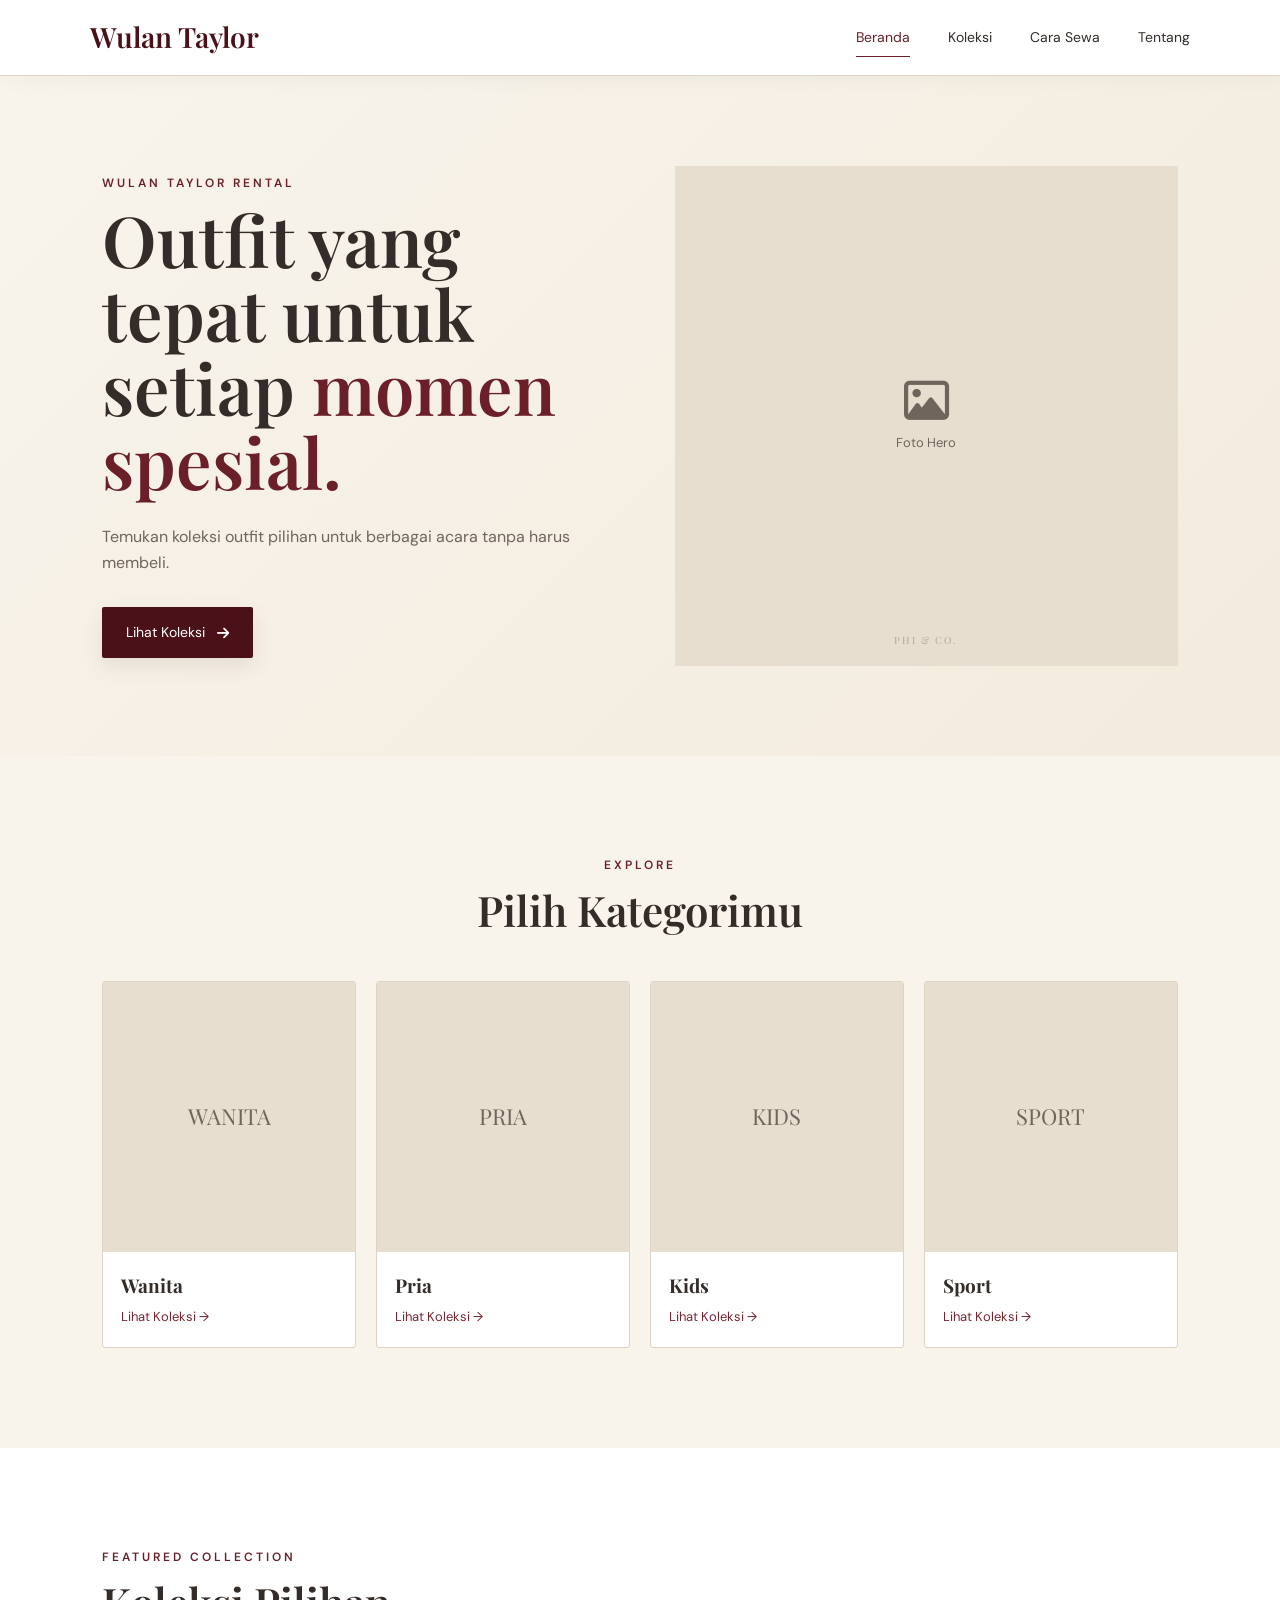
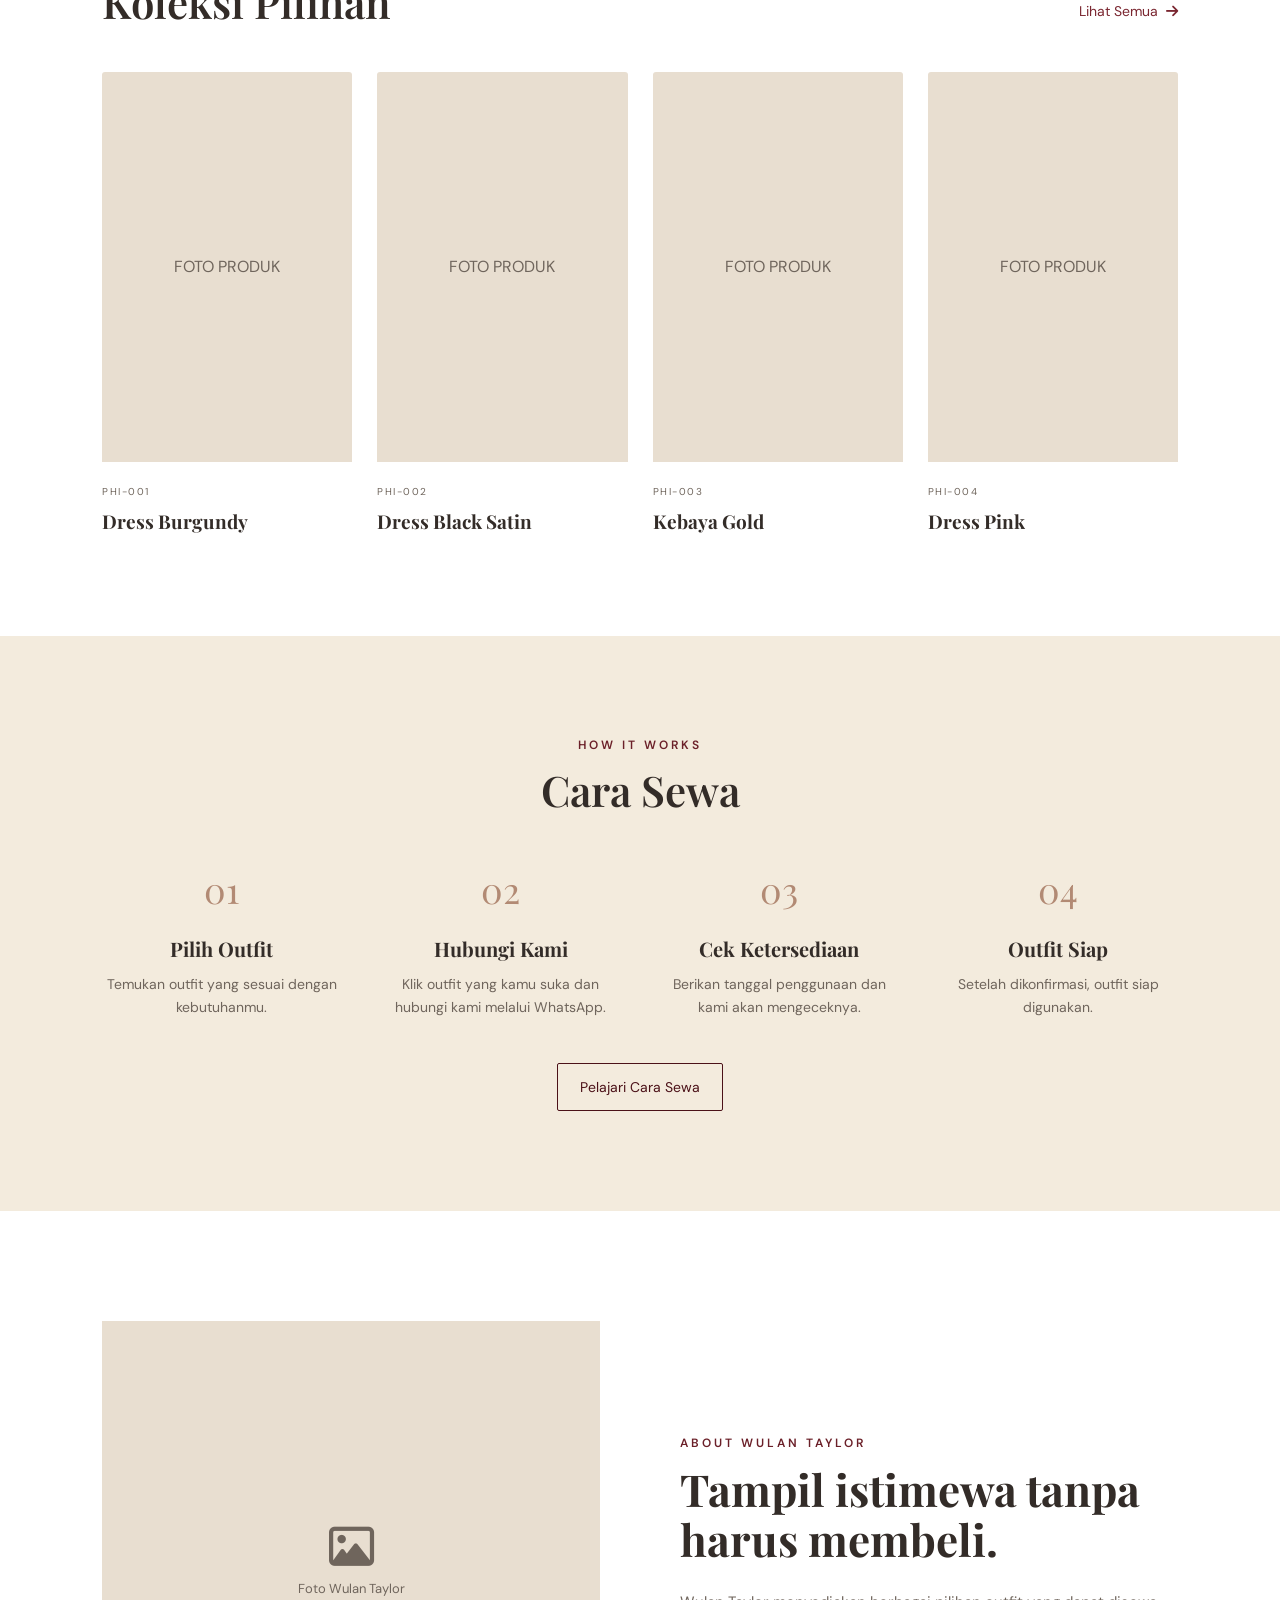
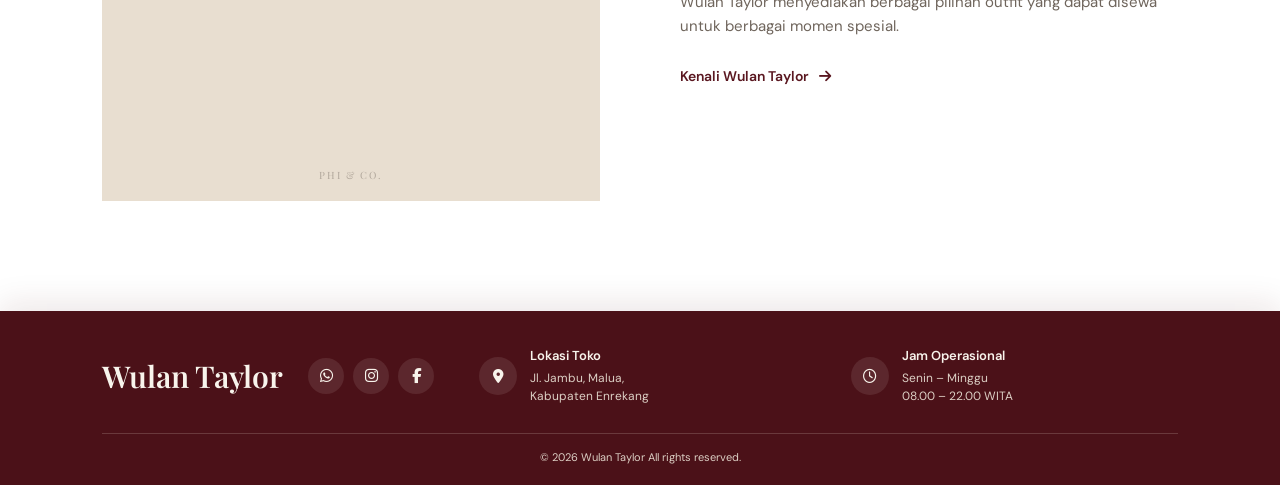
<file: index.html>
<!DOCTYPE html>
<html lang="id">

<head>
    <meta charset="UTF-8">

    <meta name="viewport"
          content="width=device-width, initial-scale=1.0">

    <title>Wulan Taylor | Rental Outfit</title>

    <!-- GOOGLE FONT -->
    <link rel="preconnect"
          href="https://fonts.googleapis.com">

    <link rel="preconnect"
          href="https://fonts.gstatic.com"
          crossorigin>

    <link
        href="https://fonts.googleapis.com/css2?family=DM+Sans:wght@400;500;600;700&family=Playfair+Display:wght@500;600;700&display=swap"
        rel="stylesheet">

    <!-- FONT AWESOME -->
    <link
        rel="stylesheet"
        href="https://cdnjs.cloudflare.com/ajax/libs/font-awesome/6.6.0/css/all.min.css">

    <!-- CSS -->
    <link rel="stylesheet"
          href="style.css">
</head>


<body>

    <!-- =================================
         NAVBAR
    ================================== -->

    <header class="navbar">

        <a href="index.html"
           class="brand">

            Wulan Taylor

        </a>


        <nav class="nav-menu">

            <a href="index.html"
               class="active">
                Beranda
            </a>

            <a href="koleksi.html">
                Koleksi
            </a>

            <a href="cara-sewa.html">
                Cara Sewa
            </a>

            <a href="tentang.html">
                Tentang
            </a>

        </nav>

    </header>



    <!-- =================================
         MAIN
    ================================== -->

    <main>


        <!-- =================================
             HERO
        ================================== -->

        <section class="hero">

            <div class="hero-content">

                <p class="eyebrow">
                    WULAN TAYLOR RENTAL
                </p>


                <h1>
                    Outfit yang tepat
                    untuk setiap
                    <span>momen spesial.</span>
                </h1>


                <p class="hero-description">

                    Temukan koleksi outfit pilihan
                    untuk berbagai acara tanpa harus
                    membeli.

                </p>


                <a href="koleksi.html"
                   class="btn-primary">

                    Lihat Koleksi

                    <i class="fa-solid fa-arrow-right"></i>

                </a>

            </div>



            <!-- FOTO HERO -->

            <div class="hero-image">

                <!--
                    NANTI GANTI DENGAN FOTO KAMU

                    Contoh:

                    <img
                        src="images/hero.jpg"
                        alt="Phi & Co. Rental">
                -->

                <div class="image-placeholder">

                    <i class="fa-regular fa-image"></i>

                    <span>
                        Foto Hero
                    </span>

                </div>

            </div>

        </section>



        <!-- =================================
             KATEGORI
        ================================== -->

        <section class="categories">

            <div class="section-heading">

                <p>
                    EXPLORE
                </p>

                <h2>
                    Pilih Kategorimu
                </h2>

            </div>



            <div class="category-grid">


                <!-- WANITA -->

                <a href="koleksi.html?kategori=wanita"
                   class="category-card">

                    <div class="category-image">

                        <span>
                            WANITA
                        </span>

                    </div>


                    <div class="category-content">

                        <h3>
                            Wanita
                        </h3>

                        <span>
                            Lihat Koleksi →
                        </span>

                    </div>

                </a>



                <!-- PRIA -->

                <a href="koleksi.html?kategori=pria"
                   class="category-card">

                    <div class="category-image">

                        <span>
                            PRIA
                        </span>

                    </div>


                    <div class="category-content">

                        <h3>
                            Pria
                        </h3>

                        <span>
                            Lihat Koleksi →
                        </span>

                    </div>

                </a>



                <!-- KIDS -->

                <a href="koleksi.html?kategori=kids"
                   class="category-card">

                    <div class="category-image">

                        <span>
                            KIDS
                        </span>

                    </div>


                    <div class="category-content">

                        <h3>
                            Kids
                        </h3>

                        <span>
                            Lihat Koleksi →
                        </span>

                    </div>

                </a>



                <!-- SPORT -->

                <a href="koleksi.html?kategori=sport"
                   class="category-card">

                    <div class="category-image">

                        <span>
                            SPORT
                        </span>

                    </div>


                    <div class="category-content">

                        <h3>
                            Sport
                        </h3>

                        <span>
                            Lihat Koleksi →
                        </span>

                    </div>

                </a>

            </div>

        </section>



        <!-- =================================
             KOLEKSI PILIHAN
        ================================== -->

        <section class="featured">

            <div class="section-heading featured-heading">

                <div>

                    <p>
                        FEATURED COLLECTION
                    </p>

                    <h2>
                        Koleksi Pilihan
                    </h2>

                </div>


                <a href="koleksi.html"
                   class="view-all">

                    Lihat Semua

                    <i class="fa-solid fa-arrow-right"></i>

                </a>

            </div>



            <div class="featured-grid">


                <!-- PRODUK 1 -->

                <a href="#"
                   class="featured-card">

                    <div class="featured-image">

                        <span>
                            FOTO PRODUK
                        </span>

                    </div>


                    <div class="featured-info">

                        <small>
                            PHI-001
                        </small>

                        <h3>
                            Dress Burgundy
                        </h3>

                    </div>

                </a>



                <!-- PRODUK 2 -->

                <a href="#"
                   class="featured-card">

                    <div class="featured-image">

                        <span>
                            FOTO PRODUK
                        </span>

                    </div>


                    <div class="featured-info">

                        <small>
                            PHI-002
                        </small>

                        <h3>
                            Dress Black Satin
                        </h3>

                    </div>

                </a>



                <!-- PRODUK 3 -->

                <a href="#"
                   class="featured-card">

                    <div class="featured-image">

                        <span>
                            FOTO PRODUK
                        </span>

                    </div>


                    <div class="featured-info">

                        <small>
                            PHI-003
                        </small>

                        <h3>
                            Kebaya Gold
                        </h3>

                    </div>

                </a>



                <!-- PRODUK 4 -->

                <a href="#"
                   class="featured-card">

                    <div class="featured-image">

                        <span>
                            FOTO PRODUK
                        </span>

                    </div>


                    <div class="featured-info">

                        <small>
                            PHI-004
                        </small>

                        <h3>
                            Dress Pink
                        </h3>

                    </div>

                </a>

            </div>

        </section>



        <!-- =================================
             CARA SEWA SINGKAT
        ================================== -->

        <section class="how-rent">

            <div class="section-heading">

                <p>
                    HOW IT WORKS
                </p>

                <h2>
                    Cara Sewa
                </h2>

            </div>



            <div class="steps">


                <div class="step">

                    <span>
                        01
                    </span>

                    <h3>
                        Pilih Outfit
                    </h3>

                    <p>
                        Temukan outfit yang sesuai
                        dengan kebutuhanmu.
                    </p>

                </div>



                <div class="step">

                    <span>
                        02
                    </span>

                    <h3>
                        Hubungi Kami
                    </h3>

                    <p>
                        Klik outfit yang kamu suka
                        dan hubungi kami melalui WhatsApp.
                    </p>

                </div>



                <div class="step">

                    <span>
                        03
                    </span>

                    <h3>
                        Cek Ketersediaan
                    </h3>

                    <p>
                        Berikan tanggal penggunaan
                        dan kami akan mengeceknya.
                    </p>

                </div>



                <div class="step">

                    <span>
                        04
                    </span>

                    <h3>
                        Outfit Siap
                    </h3>

                    <p>
                        Setelah dikonfirmasi,
                        outfit siap digunakan.
                    </p>

                </div>

            </div>


            <div class="center-button">

                <a href="cara-sewa.html"
                   class="btn-secondary">

                    Pelajari Cara Sewa

                </a>

            </div>

        </section>



        <!-- =================================
             TENTANG SINGKAT
        ================================== -->

        <section class="about-preview">


            <div class="about-image">

                <div class="image-placeholder">

                    <i class="fa-regular fa-image"></i>

                    <span>
                        Foto Wulan Taylor
                    </span>

                </div>

            </div>



            <div class="about-content">

                <p class="eyebrow">
                    ABOUT WULAN TAYLOR
                </p>


                <h2>
                    Tampil istimewa
                    tanpa harus membeli.
                </h2>


                <p>

                    Wulan Taylor menyediakan berbagai
                    pilihan outfit yang dapat disewa
                    untuk berbagai momen spesial.

                </p>


                <a href="tentang.html"
                   class="text-link">

                    Kenali Wulan Taylor

                    <i class="fa-solid fa-arrow-right"></i>

                </a>

            </div>

        </section>

    </main>



    <!-- ================================
     FOOTER
================================= -->
 <footer class="footer">

    <div class="footer-main">

        <!-- BRAND + SOCIAL MEDIA -->
        <div class="footer-brand">

            <h2>Wulan Taylor</h2>

            <div class="social-links">

    <!-- WhatsApp -->
    <a href="https://wa.me/6285298073277"
       class="whatsapp-general"
       aria-label="WhatsApp"
       target="_blank"
       rel="noopener noreferrer">
        <i class="fab fa-whatsapp"></i>
    </a>

    <!-- Instagram -->
    <a href="https://www.instagram.com/wulantaylor_/"
       aria-label="Instagram"
       target="_blank"
       rel="noopener noreferrer">
        <i class="fab fa-instagram"></i>
    </a>

    <!-- Facebook -->
    <a href="https://www.facebook.com/mila.sabbara.3/"
       aria-label="Facebook"
       target="_blank"
       rel="noopener noreferrer">
        <i class="fab fa-facebook-f"></i>
    </a>

</div>

        </div>


        <!-- LOKASI -->
        <a
            href="https://maps.app.goo.gl/U3aktFtYCp2c6N5x7?g_st=ic"
            target="_blank"
            class="footer-info"
        >

            <div class="footer-info-icon">
                <i class="fa-solid fa-location-dot"></i>
            </div>

            <div class="footer-info-text">

                <strong>Lokasi Toko</strong>

                <span>
                    Jl. Jambu, Malua,<br>
                    Kabupaten Enrekang
                </span>

            </div>

        </a>


        <!-- JAM OPERASIONAL -->
        <div class="footer-info">

            <div class="footer-info-icon">
                <i class="fa-regular fa-clock"></i>
            </div>

            <div class="footer-info-text">

                <strong>Jam Operasional</strong>

                <span>
                    Senin – Minggu<br>
                    08.00 – 22.00 WITA
                </span>

            </div>

        </div>

    </div>


    <!-- COPYRIGHT -->
    <div class="footer-bottom">

        <p>
            © 2026 Wulan Taylor All rights reserved.
        </p>

    </div>

 </footer>
 
<script src="script.js"></script>

</body>

</html>
</file>
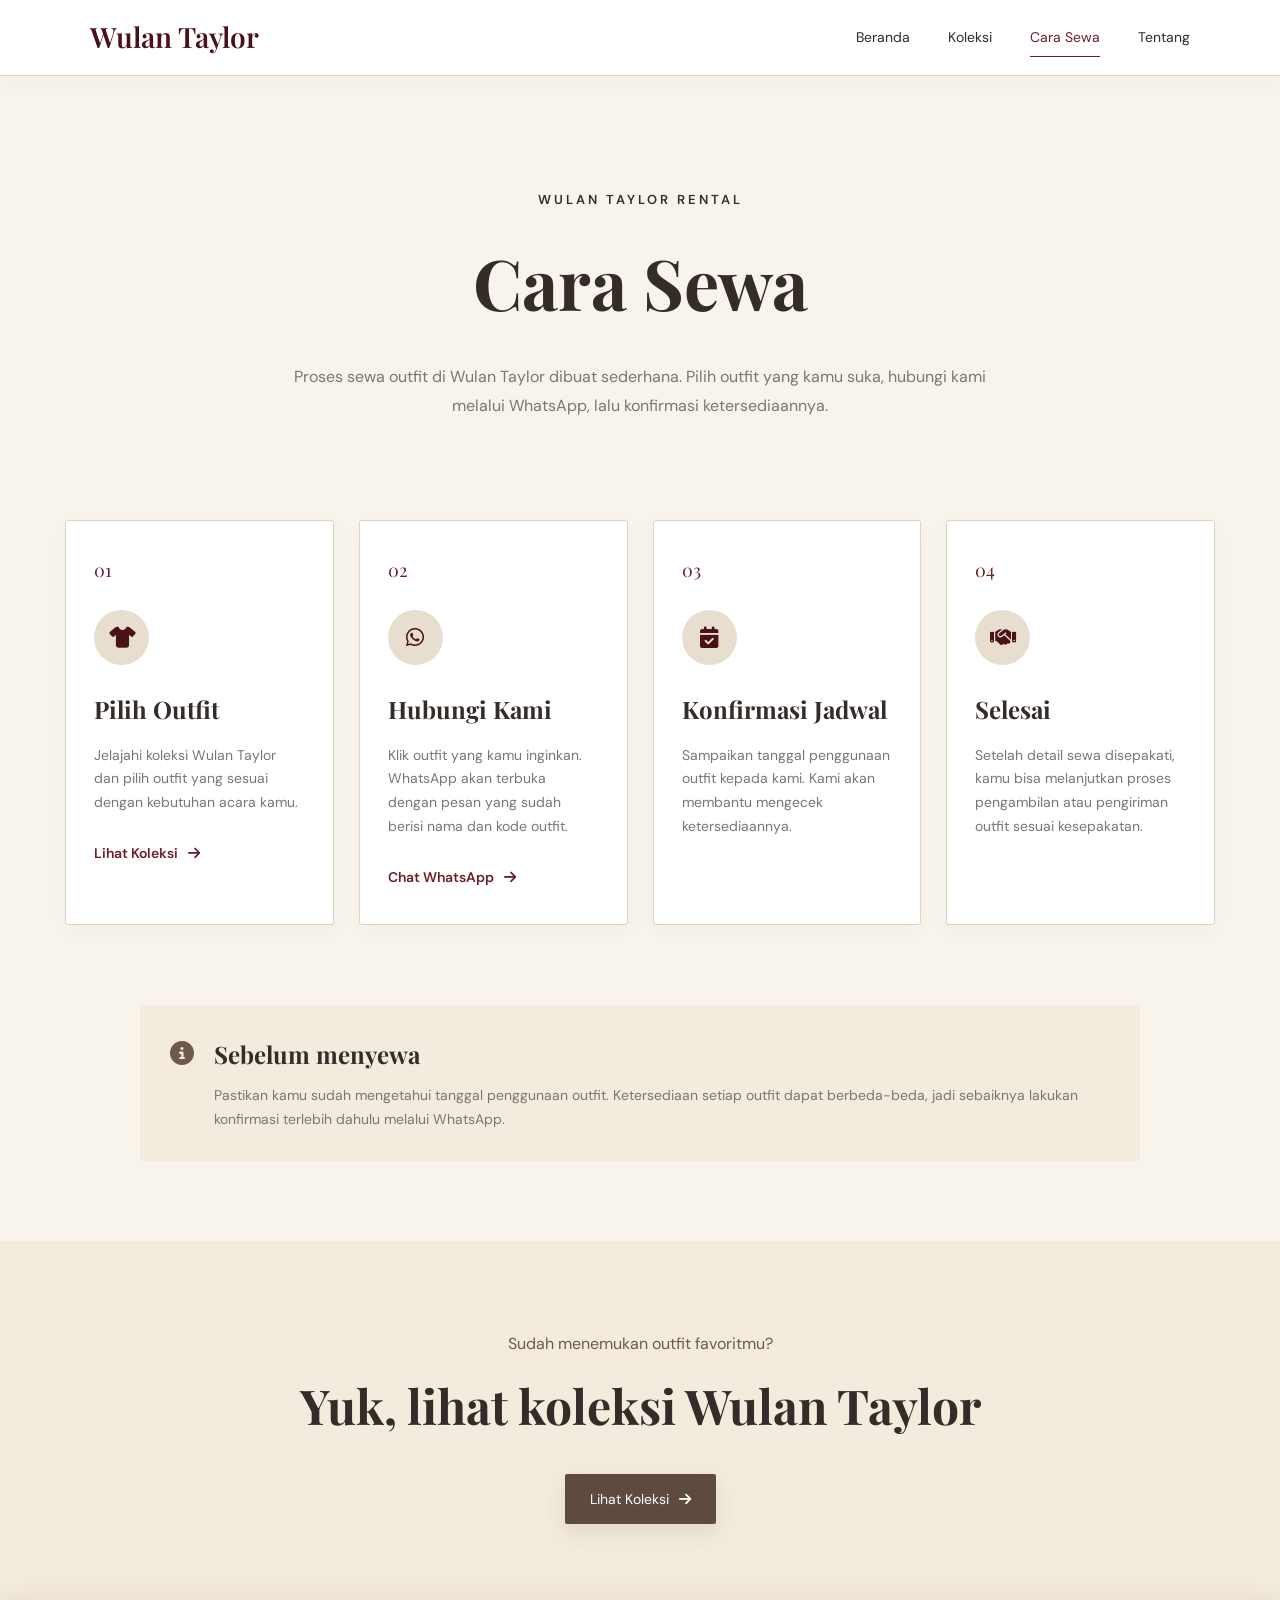
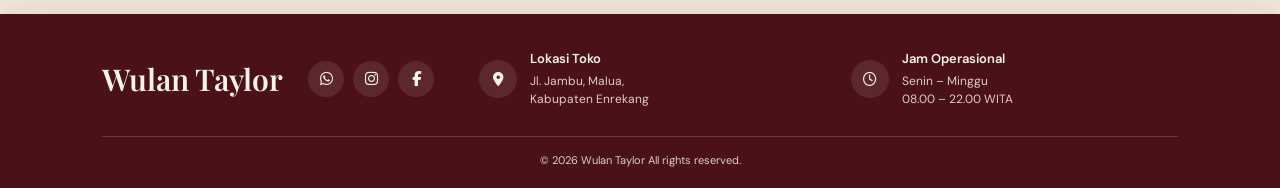
<file: cara-sewa.html>
<!DOCTYPE html>
<html lang="id">

<head>
    <meta charset="UTF-8">
    <meta name="viewport" content="width=device-width, initial-scale=1.0">

    <title>Cara Sewa | Wulan Taylor</title>

    <!-- Google Fonts -->
    <link rel="preconnect" href="https://fonts.googleapis.com">
    <link rel="preconnect" href="https://fonts.gstatic.com" crossorigin>

    <link
        href="https://fonts.googleapis.com/css2?family=DM+Sans:wght@400;500;600;700&family=Playfair+Display:wght@500;600;700&display=swap"
        rel="stylesheet">

    <!-- Font Awesome -->
    <link
        rel="stylesheet"
        href="https://cdnjs.cloudflare.com/ajax/libs/font-awesome/6.5.2/css/all.min.css">

    <!-- CSS -->
    <link rel="stylesheet" href="style.css">
</head>

<body>

    <!-- =========================================
         NAVBAR
    ========================================= -->

    <header class="navbar">

    <div class="nav-container">

        <a href="index.html" class="logo">
            Wulan Taylor
        </a>

        <nav class="nav-menu">

            <a href="index.html">
                Beranda
            </a>

            <a href="koleksi.html">
                Koleksi
            </a>

            <a href="cara-sewa.html" class="active">
                Cara Sewa
            </a>

            <a href="tentang.html">
                Tentang
            </a>

        </nav>

    </div>

</header>


    <!-- =========================================
         HEADER
    ========================================= -->

    <main class="rental-page">

        <section class="rental-header">

            <p class="section-eyebrow">
                WULAN TAYLOR RENTAL
            </p>

            <h1>
                Cara Sewa
            </h1>

            <p>
                Proses sewa outfit di Wulan Taylor dibuat
                sederhana. Pilih outfit yang kamu suka,
                hubungi kami melalui WhatsApp, lalu
                konfirmasi ketersediaannya.
            </p>

        </section>


        <!-- =========================================
             LANGKAH SEWA
        ========================================= -->

        <section class="rental-steps">

            <div class="rental-step">

                <div class="step-number">
                    01
                </div>

                <div class="step-icon">
                    <i class="fa-solid fa-shirt"></i>
                </div>

                <h2>
                    Pilih Outfit
                </h2>

                <p>
                    Jelajahi koleksi Wulan Taylor dan
                    pilih outfit yang sesuai dengan
                    kebutuhan acara kamu.
                </p>

                <a href="koleksi.html" class="step-link">
                    Lihat Koleksi
                    <i class="fa-solid fa-arrow-right"></i>
                </a>

            </div>


            <div class="rental-step">

                <div class="step-number">
                    02
                </div>

                <div class="step-icon">
                    <i class="fa-brands fa-whatsapp"></i>
                </div>

                <h2>
                    Hubungi Kami
                </h2>

                <p>
                    Klik outfit yang kamu inginkan.
                    WhatsApp akan terbuka dengan
                    pesan yang sudah berisi nama
                    dan kode outfit.
                </p>

                <a href="#" class="step-link whatsapp-general">
                    Chat WhatsApp
                    <i class="fa-solid fa-arrow-right"></i>
                </a>

            </div>


            <div class="rental-step">

                <div class="step-number">
                    03
                </div>

                <div class="step-icon">
                    <i class="fa-solid fa-calendar-check"></i>
                </div>

                <h2>
                    Konfirmasi Jadwal
                </h2>

                <p>
                    Sampaikan tanggal penggunaan outfit
                    kepada kami. Kami akan membantu
                    mengecek ketersediaannya.
                </p>

            </div>


            <div class="rental-step">

                <div class="step-number">
                    04
                </div>

                <div class="step-icon">
                    <i class="fa-solid fa-handshake"></i>
                </div>

                <h2>
                    Selesai
                </h2>

                <p>
                    Setelah detail sewa disepakati,
                    kamu bisa melanjutkan proses
                    pengambilan atau pengiriman outfit
                    sesuai kesepakatan.
                </p>

            </div>

        </section>


        <!-- =========================================
             CATATAN
        ========================================= -->

        <section class="rental-note">

            <div class="note-icon">
                <i class="fa-solid fa-circle-info"></i>
            </div>

            <div>

                <h2>
                    Sebelum menyewa
                </h2>

                <p>
                    Pastikan kamu sudah mengetahui
                    tanggal penggunaan outfit. Ketersediaan
                    setiap outfit dapat berbeda-beda,
                    jadi sebaiknya lakukan konfirmasi
                    terlebih dahulu melalui WhatsApp.
                </p>

            </div>

        </section>


        <!-- =========================================
             CTA
        ========================================= -->

        <section class="rental-cta">

            <p>
                Sudah menemukan outfit favoritmu?
            </p>

            <h2>
                Yuk, lihat koleksi Wulan Taylor
            </h2>

            <a href="koleksi.html" class="btn-primary">
                Lihat Koleksi
                <i class="fa-solid fa-arrow-right"></i>
            </a>

        </section>

    </main>


    <!-- ================================
     FOOTER
================================= -->

<footer class="footer">

    <div class="footer-main">

        <!-- BRAND + SOCIAL MEDIA -->
        <div class="footer-brand">

            <h2>Wulan Taylor</h2>

            <div class="social-links">

    <!-- WhatsApp -->
    <a href="https://wa.me/6285298073277"
       class="whatsapp-general"
       aria-label="WhatsApp"
       target="_blank"
       rel="noopener noreferrer">
        <i class="fab fa-whatsapp"></i>
    </a>

    <!-- Instagram -->
    <a href="https://www.instagram.com/wulantaylor_/"
       aria-label="Instagram"
       target="_blank"
       rel="noopener noreferrer">
        <i class="fab fa-instagram"></i>
    </a>

    <!-- Facebook -->
    <a href="https://www.facebook.com/mila.sabbara.3/"
       aria-label="Facebook"
       target="_blank"
       rel="noopener noreferrer">
        <i class="fab fa-facebook-f"></i>
    </a>

</div>

        </div>


        <!-- LOKASI -->
        <a
            href="https://maps.app.goo.gl/U3aktFtYCp2c6N5x7?g_st=ic"
            target="_blank"
            class="footer-info"
        >

            <div class="footer-info-icon">
                <i class="fa-solid fa-location-dot"></i>
            </div>

            <div class="footer-info-text">

                <strong>Lokasi Toko</strong>

                <span>
                    Jl. Jambu, Malua,<br>
                    Kabupaten Enrekang
                </span>

            </div>

        </a>


        <!-- JAM OPERASIONAL -->
        <div class="footer-info">

            <div class="footer-info-icon">
                <i class="fa-regular fa-clock"></i>
            </div>

            <div class="footer-info-text">

                <strong>Jam Operasional</strong>

                <span>
                    Senin – Minggu<br>
                    08.00 – 22.00 WITA
                </span>

            </div>

        </div>

    </div>


    <!-- COPYRIGHT -->
    <div class="footer-bottom">

        <p>
            © 2026 Wulan Taylor All rights reserved.
        </p>

    </div>

</footer>



    <!-- JavaScript -->
    <script src="script.js"></script>

</body>

</html>
</file>
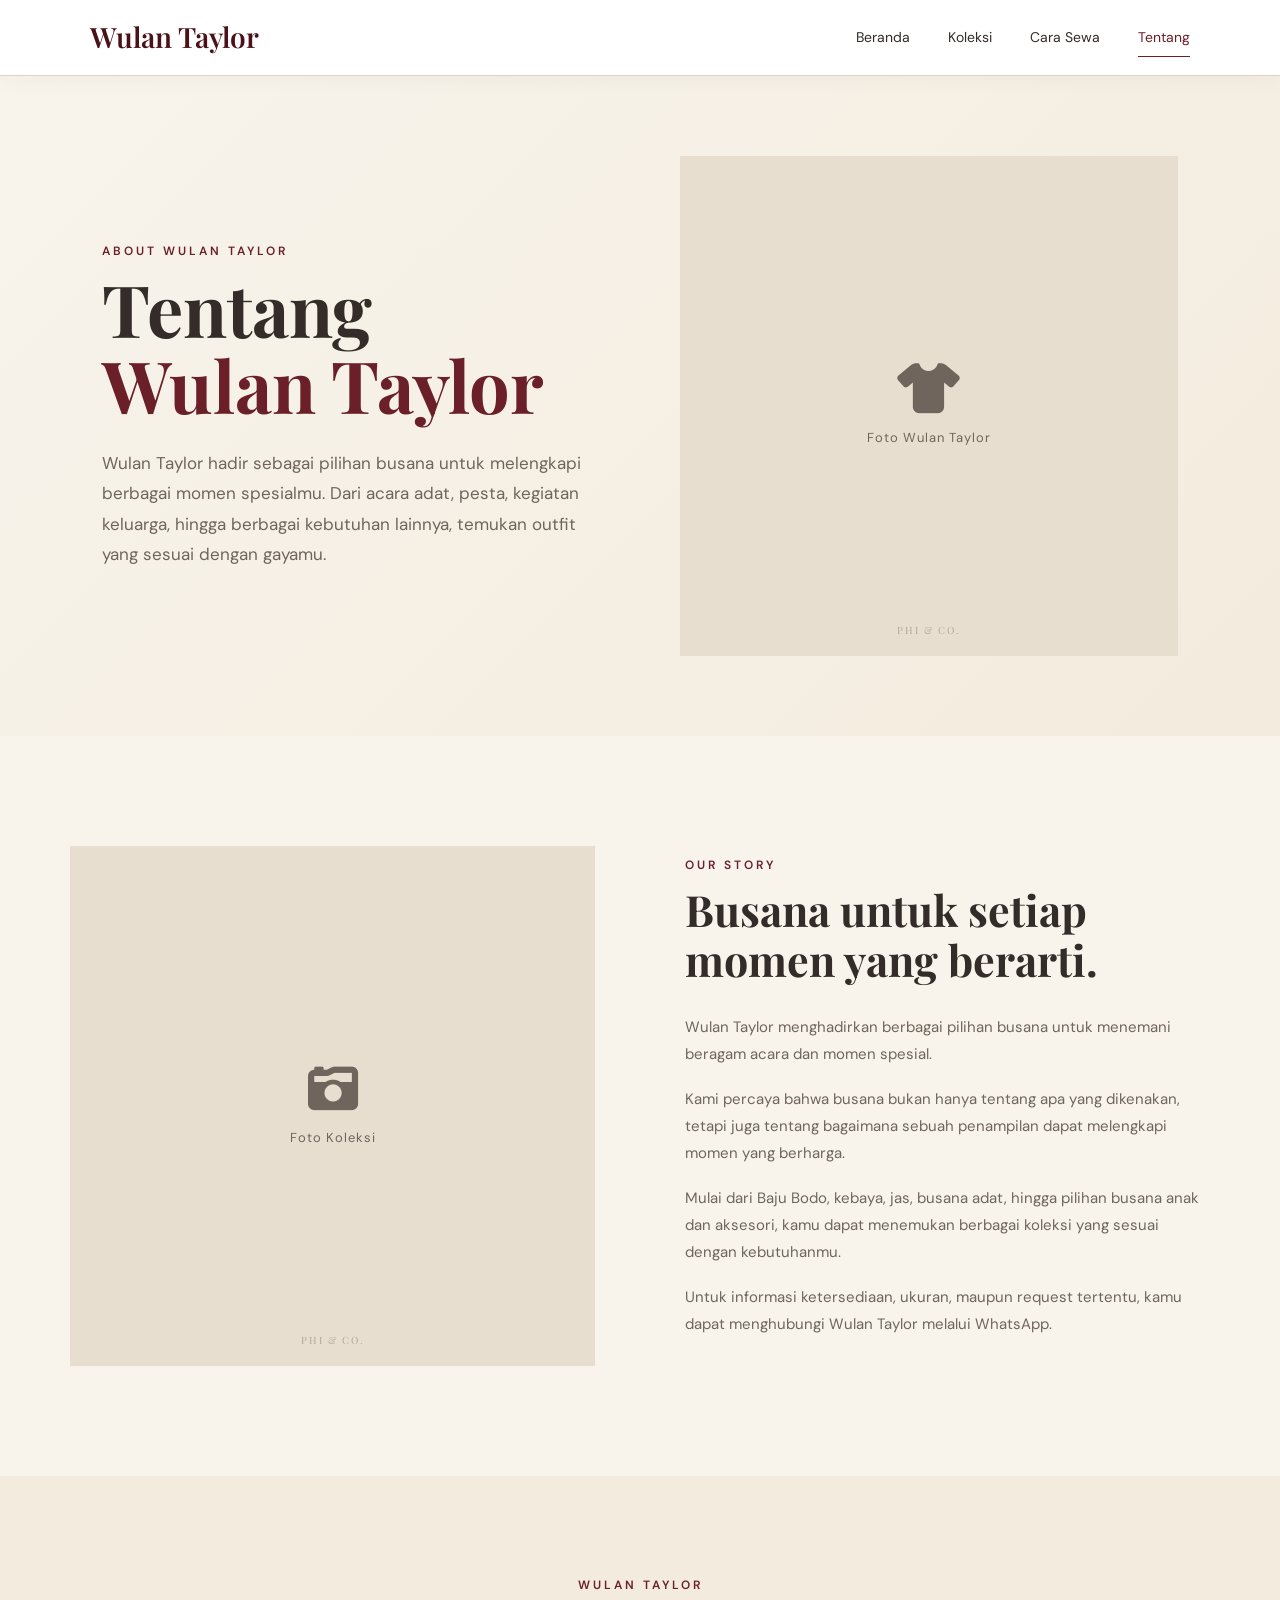
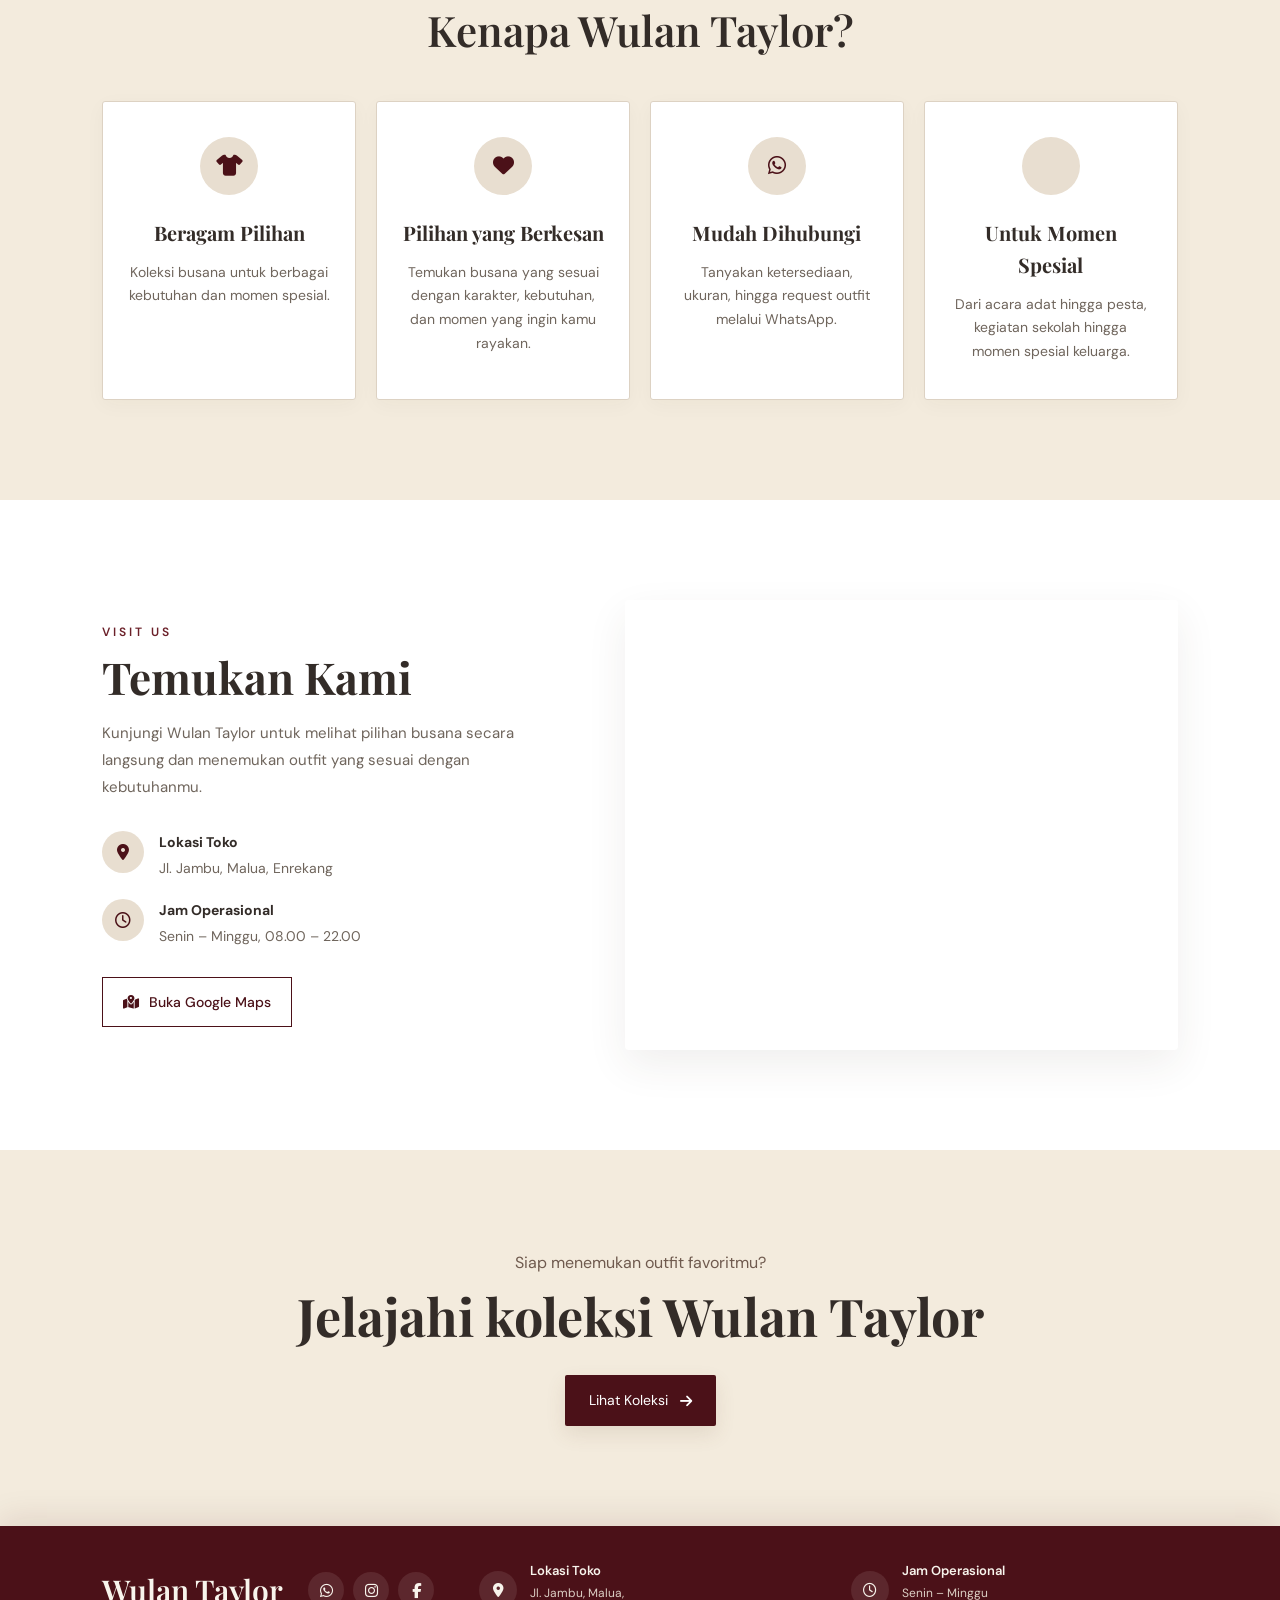
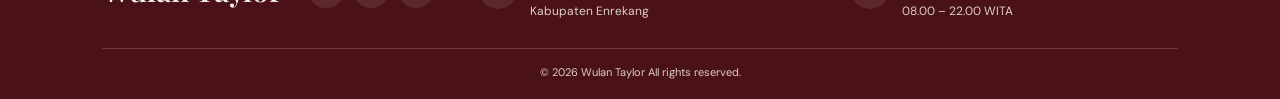
<file: tentang.html>
<!DOCTYPE html>
<html lang="id">

<head>

    <meta charset="UTF-8">

    <meta
        name="viewport"
        content="width=device-width, initial-scale=1.0"
    >

    <title>Tentang Wulan Taylor | Rental Outfit</title>


    <!-- GOOGLE FONT -->

    <link rel="preconnect" href="https://fonts.googleapis.com">

    <link
        rel="preconnect"
        href="https://fonts.gstatic.com"
        crossorigin
    >

    <link
        href="https://fonts.googleapis.com/css2?family=DM+Sans:wght@400;500;600;700&family=Playfair+Display:wght@500;600;700&display=swap"
        rel="stylesheet"
    >


    <!-- FONT AWESOME -->

    <link
        rel="stylesheet"
        href="https://cdnjs.cloudflare.com/ajax/libs/font-awesome/6.5.2/css/all.min.css"
    >


    <!-- CSS -->

    <link
        rel="stylesheet"
        href="style.css"
    >

</head>


<body>


    <!-- =========================================
         NAVBAR
    ========================================= -->

    <header class="navbar">

        <div class="nav-container">

            <a
                href="index.html"
                class="logo"
            >
                Wulan Taylor
            </a>


            <nav class="nav-menu">

                <a href="index.html">
                    Beranda
                </a>

                <a href="koleksi.html">
                    Koleksi
                </a>

                <a href="cara-sewa.html">
                    Cara Sewa
                </a>

                <a
                    href="tentang.html"
                    class="active"
                >
                    Tentang
                </a>

            </nav>

        </div>

    </header>



    <!-- =========================================
         MAIN
    ========================================= -->

    <main class="about-page">


        <!-- =====================================
             ABOUT HERO
        ====================================== -->

        <section class="about-hero">

            <div class="about-hero-content">

                <p class="eyebrow">
                    ABOUT WULAN TAYLOR
                </p>


                <h1>
                    Tentang
                    <span>Wulan Taylor</span>
                </h1>


                <p class="about-hero-description">

                    Wulan Taylor hadir sebagai pilihan busana untuk melengkapi berbagai momen spesialmu. Dari acara adat, pesta, kegiatan keluarga, hingga berbagai kebutuhan lainnya, temukan outfit yang sesuai dengan gayamu.

                </p>

            </div>


            <div class="about-hero-image">

                <div class="about-image-placeholder">

                    <i class="fa-solid fa-shirt"></i>

                    <span>
                        Foto Wulan Taylor
                    </span>

                </div>

            </div>

        </section>



        <!-- =====================================
             CERITA
        ====================================== -->

        <section class="about-story">

            <div class="about-story-image">

                <div class="about-image-placeholder">

                    <i class="fa-solid fa-camera-retro"></i>

                    <span>
                        Foto Koleksi
                    </span>

                </div>

            </div>


            <div class="about-story-content">

                <p class="eyebrow">
                    OUR STORY
                </p>


                <h2>
                    Busana untuk setiap
                    momen yang berarti.
                </h2>


                <p>

                    Wulan Taylor menghadirkan berbagai pilihan busana untuk menemani beragam acara dan momen spesial.

                </p>


                <p>

                    Kami percaya bahwa busana bukan hanya tentang apa yang dikenakan, tetapi juga tentang bagaimana sebuah penampilan dapat melengkapi momen yang berharga.

                </p>


                <p>

                    Mulai dari Baju Bodo, kebaya, jas, busana adat, hingga pilihan busana anak dan aksesori, kamu dapat menemukan berbagai koleksi yang sesuai dengan kebutuhanmu.

                </p>

                <p>
                    Untuk informasi ketersediaan, ukuran, maupun request tertentu, kamu dapat menghubungi Wulan Taylor melalui WhatsApp.
                </p>

            </div>

        </section>



        <!-- =====================================
             VALUES
        ====================================== -->

        <section class="about-values">

            <div class="section-heading">

                <p>
                    WULAN TAYLOR
                </p>

                <h2>
                    Kenapa Wulan Taylor?
                </h2>

            </div>


            <div class="values-grid">


                <!-- VALUE 1 -->

                <div class="value-card">

                    <div class="value-icon">

                        <i class="fa-solid fa-shirt"></i>

                    </div>


                    <h3>
                        Beragam Pilihan
                    </h3>


                    <p>

                        Koleksi busana untuk berbagai
                        kebutuhan dan momen spesial.

                    </p>

                </div>



                <!-- VALUE 2 -->

                <div class="value-card">

                    <div class="value-icon">

                        <i class="fa-solid fa-heart"></i>

                    </div>


                    <h3>
                        Pilihan yang Berkesan
                    </h3>


                    <p>

                        Temukan busana yang sesuai dengan karakter, kebutuhan, dan momen yang ingin kamu rayakan.

                    </p>

                </div>



                <!-- VALUE 3 -->

                <div class="value-card">

                    <div class="value-icon">

                        <i class="fa-brands fa-whatsapp"></i>

                    </div>


                    <h3>
                        Mudah Dihubungi
                    </h3>


                    <p>

                        Tanyakan ketersediaan, ukuran, hingga request outfit melalui WhatsApp.

                    </p>

                </div>



                <!-- VALUE 4 -->

                <div class="value-card">

                    <div class="value-icon">

                        <i class="fa-solid fa-sparkles"></i>

                    </div>


                    <h3>
                        Untuk Momen Spesial
                    </h3>


                    <p>

                        Dari acara adat hingga pesta, kegiatan sekolah hingga momen spesial keluarga.

                    </p>

                </div>

            </div>

        </section>

        <!-- =========================================
     LOKASI TOKO
========================================= -->

<section class="store-location">

    <div class="location-content">

        <p class="eyebrow">
            VISIT US
        </p>

        <h2>
            Temukan Kami
        </h2>

        <p>
            Kunjungi Wulan Taylor untuk melihat pilihan busana secara langsung dan menemukan outfit yang sesuai dengan kebutuhanmu.
        </p>

        <div class="location-info">

            <div class="location-item">

                <i class="fa-solid fa-location-dot"></i>

                <div>
                    <strong>
                        Lokasi Toko
                    </strong>

                    <span>
                        Jl. Jambu, Malua, Enrekang
                    </span>
                </div>

            </div>


            <div class="location-item">

                <i class="fa-regular fa-clock"></i>

                <div>
                    <strong>
                        Jam Operasional
                    </strong>

                    <span>
                        Senin – Minggu, 08.00 – 22.00
                    </span>
                </div>

            </div>

        </div>

        <a
            href="https://maps.google.com/"
            target="_blank"
            class="location-button"
        >
            <i class="fa-solid fa-map-location-dot"></i>

            Buka Google Maps
        </a>

    </div>


    <div class="location-map">

       

        <iframe
            src="https://www.google.com/maps?q=Wulan%20Taylor,%20Jl.%20Jambu,%20Malua,%20Kabupaten%20Enrekang,%20Sulawesi%20Selatan&output=embed"
            width="100%"
            height="450"
            style="border:0;"
            allowfullscreen=""
            loading="lazy"
            referrerpolicy="no-referrer-when-downgrade">
        </iframe>

    </div>

</section>



        <!-- =====================================
             CTA
        ====================================== -->

        <section class="about-cta">

            <p>
                Siap menemukan outfit favoritmu?
            </p>


            <h2>
                Jelajahi koleksi
                Wulan Taylor
            </h2>


            <a
                href="koleksi.html"
                class="btn-primary"
            >

                Lihat Koleksi

                <i class="fa-solid fa-arrow-right"></i>

            </a>

        </section>


    </main>



   <!-- ================================
     FOOTER
================================= -->

<footer class="footer">

    <div class="footer-main">

        <!-- BRAND + SOCIAL MEDIA -->
        <div class="footer-brand">

            <h2>Wulan Taylor</h2>
            <div class="social-links">

    <!-- WhatsApp -->
    <a href="https://wa.me/6285298073277"
       class="whatsapp-general"
       aria-label="WhatsApp"
       target="_blank"
       rel="noopener noreferrer">
        <i class="fab fa-whatsapp"></i>
    </a>

    <!-- Instagram -->
    <a href="https://www.instagram.com/wulantaylor_/"
       aria-label="Instagram"
       target="_blank"
       rel="noopener noreferrer">
        <i class="fab fa-instagram"></i>
    </a>

    <!-- Facebook -->
    <a href="https://www.facebook.com/mila.sabbara.3/"
       aria-label="Facebook"
       target="_blank"
       rel="noopener noreferrer">
        <i class="fab fa-facebook-f"></i>
    </a>

</div>

        </div>


        <!-- LOKASI -->
        <a
            href="https://maps.app.goo.gl/U3aktFtYCp2c6N5x7?g_st=ic"
            target="_blank"
            class="footer-info"
        >

            <div class="footer-info-icon">
                <i class="fa-solid fa-location-dot"></i>
            </div>

            <div class="footer-info-text">

                <strong>Lokasi Toko</strong>

                <span>
                    Jl. Jambu, Malua,<br>
                    Kabupaten Enrekang
                </span>

            </div>

        </a>


        <!-- JAM OPERASIONAL -->
        <div class="footer-info">

            <div class="footer-info-icon">
                <i class="fa-regular fa-clock"></i>
            </div>

            <div class="footer-info-text">

                <strong>Jam Operasional</strong>

                <span>
                    Senin – Minggu<br>
                    08.00 – 22.00 WITA
                </span>

            </div>

        </div>

    </div>


    <!-- COPYRIGHT -->
    <div class="footer-bottom">

        <p>
            © 2026 Wulan Taylor All rights reserved.
        </p>

    </div>

</footer>




    <!-- JAVASCRIPT -->

    <script src="script.js"></script>

</body>

</html>
</file>
<file: style.css>
/* =========================================
   RESET
========================================= */

* {
    margin: 0;
    padding: 0;
    box-sizing: border-box;
}

html {
    scroll-behavior: smooth;
}

body {
    font-family: "DM Sans", sans-serif;
    color: #302A26;
    background: #F8F4EC;
    line-height: 1.6;
}

a {
    text-decoration: none;
    color: inherit;
}


/* =========================================
   NAVBAR
========================================= */

.navbar {
    width: 100%;
    height: 76px;

    padding: 0 7%;

    display: flex;
    align-items: center;
    justify-content: space-between;

    background: rgba(255, 255, 255, 0.96);

    border-bottom: 1px solid #E3DCD3;

    position: fixed;
    top: 0;
    left: 0;

    z-index: 1000;

    box-sizing: border-box;
}


/* PEMBUNGKUS NAVBAR */

.nav-container {
    width: 100%;
    max-width: 1200px;

    margin: 0 auto;

    display: flex;
    align-items: center;
    justify-content: space-between;

    gap: 30px;
}


/* LOGO - mendukung .brand dan .logo */

.brand,
.logo {
    flex: 0 0 auto;

    font-family: "Playfair Display", serif;

    font-size: 28px;
    font-weight: 600;

    color: #5A1720;

    white-space: nowrap;
}


/* MENU */

.nav-menu {
    display: flex;

    align-items: center;
    justify-content: flex-end;

    gap: 38px;

    flex: 0 0 auto;
}

.nav-menu a {
    position: relative;

    font-size: 14px;

    color: #514A44;

    transition: 0.3s ease;

    white-space: nowrap;
}

.nav-menu a:hover {
    color: #7A2630;
}

.nav-menu a.active {
    color: #7A2630;
}

.nav-menu a.active::after {
    content: "";

    position: absolute;

    left: 0;
    bottom: -8px;

    width: 100%;
    height: 1px;

    background: #7A2630;
}


/* =========================================
   GENERAL
========================================= */

main {
    padding-top: 76px;
}

.section-heading {
    margin-bottom: 45px;
    text-align: center;
}

.section-heading p,
.eyebrow {
    margin-bottom: 10px;

    color: #7A2630;

    font-size: 12px;
    font-weight: 600;

    letter-spacing: 3px;
}

.section-heading h2 {
    font-family: "Playfair Display", serif;

    font-size: 42px;
    line-height: 1.2;

    font-weight: 600;

    color: #332C28;
}


/* =========================================
   HERO
========================================= */

.hero {
    min-height: 680px;

    padding: 80px 8%;

    display: grid;

    grid-template-columns: 1fr 1fr;

    align-items: center;

    gap: 70px;

    background:
        linear-gradient(
            135deg,
            #F6F0E6,
            #EFE5D6
        );
}

.hero-content {
    max-width: 570px;
}

.hero h1 {
    margin-bottom: 25px;

    font-family: "Playfair Display", serif;

    font-size: clamp(48px, 5.5vw, 72px);

    line-height: 1.05;

    font-weight: 600;

    color: #332C28;
}

.hero h1 span {
    color: #7A2630;
}

.hero-description {
    max-width: 500px;

    margin-bottom: 32px;

    color: #6F655C;

    font-size: 16px;
}

.btn-primary {
    display: inline-flex;

    align-items: center;

    gap: 12px;

    padding: 14px 24px;

    background: #5A1720;

    color: #FFFFFF;

    font-size: 14px;

    transition: 0.3s ease;
}

.btn-primary:hover {
    background: #451018;

    transform: translateY(-2px);
}

.hero-image {
    height: 500px;
}

.image-placeholder {
    width: 100%;
    height: 100%;

    display: flex;

    flex-direction: column;

    justify-content: center;
    align-items: center;

    gap: 10px;

    background: #E8DED0;

    color: #8A7B6E;
}

.image-placeholder i {
    font-size: 45px;
}

.image-placeholder span {
    font-size: 13px;
}


/* =========================================
   CATEGORIES
========================================= */

.categories {
    padding: 100px 8%;
}

.category-grid {
    display: grid;

    grid-template-columns:
        repeat(4, 1fr);

    gap: 20px;
}

.category-card {
    overflow: hidden;

    background: #FFFFFF;

    border: 1px solid #E2D8CA;

    transition: 0.3s ease;
}

.category-card:hover {
    transform: translateY(-6px);

    box-shadow:
        0 15px 35px rgba(70, 45, 35, 0.08);
}

.category-image {
    height: 270px;

    display: flex;

    align-items: center;
    justify-content: center;

    background: #E8DED0;

    color: #8A7B6E;

    font-family: "Playfair Display", serif;

    font-size: 22px;
}

.category-content {
    padding: 18px;
}

.category-content h3 {
    margin-bottom: 3px;

    font-family: "Playfair Display", serif;

    font-size: 19px;
}

.category-content span {
    color: #7A2630;

    font-size: 13px;
}


/* =========================================
   FEATURED
========================================= */

.featured {
    padding: 100px 8%;

    background: #FFFFFF;
}

.featured-heading {
    display: flex;

    align-items: end;

    justify-content: space-between;

    text-align: left;
}

.view-all {
    display: flex;

    align-items: center;

    gap: 8px;

    color: #7A2630;

    font-size: 14px;

    margin-bottom: 5px;
}

.featured-grid {
    display: grid;

    grid-template-columns:
        repeat(4, 1fr);

    gap: 25px;
}

.featured-card {
    display: block;

    transition: 0.3s ease;
}

.featured-card:hover {
    transform: translateY(-5px);
}

.featured-image {
    height: 390px;

    display: flex;

    justify-content: center;
    align-items: center;

    background: #E8DED0;

    color: #8A7B6E;
}

.featured-info {
    padding-top: 15px;
}

.featured-info small {
    color: #8E8176;

    font-size: 10px;

    letter-spacing: 1.5px;
}

.featured-info h3 {
    margin-top: 3px;

    font-family: "Playfair Display", serif;

    font-size: 19px;
}


/* =========================================
   HOW TO RENT
========================================= */

.how-rent {
    padding: 100px 8%;

    background: #F3EBDD;
}

.steps {
    display: grid;

    grid-template-columns:
        repeat(4, 1fr);

    gap: 40px;
}

.step {
    text-align: center;
}

.step > span {
    display: block;

    margin-bottom: 15px;

    font-family: "Playfair Display", serif;

    font-size: 36px;

    color: #b28a74;
}

.step h3 {
    margin-bottom: 8px;

    font-family: "Playfair Display", serif;

    font-size: 20px;
}

.step p {
    color: #6F655C;

    font-size: 14px;
}

.center-button {
    margin-top: 45px;

    text-align: center;
}

.btn-secondary {
    display: inline-block;

    padding: 12px 22px;

    border: 1px solid #5A1720;

    color: #5A1720;

    font-size: 14px;

    transition: 0.3s ease;
}

.btn-secondary:hover {
    background: #5A1720;

    color: #FFFFFF;
}


/* =========================================
   ABOUT
========================================= */

.about-preview {
    padding: 110px 8%;

    display: grid;

    grid-template-columns:
        1fr 1fr;

    align-items: center;

    gap: 80px;

    background: #FFFFFF;
}

.about-image {
    height: 480px;
}

.about-content {
    max-width: 520px;
}

.about-content h2 {
    margin-bottom: 25px;

    font-family: "Playfair Display", serif;

    font-size: 44px;

    line-height: 1.15;
}

.about-content p:not(.eyebrow) {
    margin-bottom: 25px;

    color: #6F655C;

    font-size: 15px;
}

.text-link {
    display: inline-flex;

    align-items: center;

    gap: 10px;

    color: #5A1720;

    font-size: 14px;

    font-weight: 600;
}


/* =========================================
   FOOTER
========================================= */

.footer {
    padding: 35px 8% 18px;
    background: #6F4638;
    color: #FFFFFF;
}


/* =========================================
   FOOTER MAIN
========================================= */

.footer-main {
    max-width: 1200px;
    margin: 0 auto;

    display: grid;
    grid-template-columns: 1fr 1fr 1fr;

    align-items: center;
    gap: 45px;
}


/* =========================================
   BRAND + SOCIAL MEDIA
========================================= */

.footer-brand {
    display: flex;
    align-items: center;
    gap: 25px;
}

.footer-brand h2 {
    margin: 0;

    font-family: "Playfair Display", serif;
    font-size: 30px;
    font-weight: 600;

    color: #F3E8DC;
    white-space: nowrap;
}


/* SOCIAL MEDIA */

.social-links {
    display: flex;
    align-items: center;
    gap: 9px;
    margin: 0;
}

.social-links a {
    width: 36px;
    height: 36px;

    display: flex;
    justify-content: center;
    align-items: center;

    border-radius: 50%;

    background: rgba(243,232,220,0.10);
    color: #F3E8DC;

    font-size: 15px;

    transition: 0.3s ease;
}

.social-links a:hover {
    background: #F4E9DF;
    color: #6F4638;
    transform: translateY(-2px);
}


/* =========================================
   FOOTER INFO
========================================= */

.footer-info {
    display: flex;
    align-items: center;
    gap: 13px;

    color: #D8C7BC;
    text-decoration: none;
}

.footer-info-icon {
    width: 38px;
    height: 38px;

    flex-shrink: 0;

    display: flex;
    align-items: center;
    justify-content: center;

    border-radius: 50%;

    background: rgba(243,232,220,0.10);
    color: #F3E8DC;

    font-size: 14px;
}

.footer-info-text {
    display: flex;
    flex-direction: column;
    gap: 2px;
}

.footer-info-text strong {
    color: #F3E8DC;
    font-size: 13px;
    font-weight: 600;
}

.footer-info-text span {
    color: #D8C7BC;
    font-size: 12px;
    line-height: 1.5;
}


/* =========================================
   FOOTER BOTTOM
========================================= */

.footer-bottom {
    max-width: 1200px;
    margin: 28px auto 0;

    padding-top: 15px;

    text-align: center;

    border-top: 1px solid rgba(243,232,220,0.20);
}

.footer-bottom p {
    margin: 0;

    color: #CDB9AE;
    font-size: 11px;
}


/* =========================================
   FOOTER TABLET
========================================= */

@media (max-width: 900px) {

    .footer {
        padding-left: 6%;
        padding-right: 6%;
    }

    .footer-main {
        gap: 25px;
    }

    .footer-brand {
        gap: 15px;
    }

    .footer-brand h2 {
        font-size: 26px;
    }

    .footer-info {
        gap: 9px;
    }

}


/* =========================================
   FOOTER MOBILE
========================================= */

@media (max-width: 700px) {

    .footer {
        padding: 45px 6% 20px;
    }

    .footer-main {
        grid-template-columns: 1fr;
        gap: 25px;
    }

    .footer-brand {
        flex-direction: column;
        justify-content: center;
        gap: 14px;
        text-align: center;
    }

    .footer-brand h2 {
        font-size: 28px;
    }

    .social-links {
        justify-content: center;
    }

    .footer-info {
        justify-content: center;
        width: fit-content;
        margin: 0 auto;
        text-align: left;
    }

    .footer-bottom {
        margin-top: 30px;
        padding-top: 15px;
    }

}


/* =========================================
   FOOTER SMALL PHONE
========================================= */

@media (max-width: 400px) {

    .footer {
        padding: 40px 5% 18px;
    }

    .footer-brand h2 {
        font-size: 26px;
    }

    .social-links a {
        width: 34px;
        height: 34px;
        font-size: 14px;
    }

    .footer-info-text strong {
        font-size: 12px;
    }

    .footer-info-text span {
        font-size: 11px;
    }

    .footer-bottom p {
        font-size: 10px;
    }

}


/* =========================================
   COLLECTION PAGE
========================================= */

.collection-page {
    padding-top: 76px;

    min-height: 100vh;
}


/* COLLECTION HEADER */

.collection-header {
    padding: 100px 8% 70px;

    text-align: center;

    background:
        linear-gradient(
            135deg,
            #F6F0E6,
            #EFE5D6
        );
}

.collection-header .eyebrow {
    margin-bottom: 15px;
}

.collection-header h1 {
    margin-bottom: 20px;

    font-family:
        "Playfair Display",
        serif;

    font-size:
        clamp(40px, 5vw, 62px);

    line-height: 1.1;

    color: #332C28;
}

.collection-header > p:last-child {
    max-width: 600px;

    margin: auto;

    color: #6F655C;

    font-size: 15px;
}


/* COLLECTION SECTION */

.collection-section {
    padding: 70px 8% 100px;

    background: #F8F4EC;
}


/* FILTER */

.category-filter {
    display: flex;

    justify-content: center;

    align-items: center;

    flex-wrap: wrap;

    gap: 10px;

    margin-bottom: 50px;
}

.filter-btn {
    padding: 10px 22px;

    border:
        1px solid #D8CEC0;

    background: transparent;

    color: #675D54;

    font-family:
        "DM Sans",
        sans-serif;

    font-size: 13px;

    cursor: pointer;

    transition: 0.3s ease;
}

.filter-btn:hover {
    border-color: #5A1720;

    color: #5A1720;
}

.filter-btn.active {
    background: #5A1720;

    border-color: #5A1720;

    color: #FFFFFF;
}


/* CATALOG GRID */

.catalog-grid {
    display: grid;

    grid-template-columns:
        repeat(4, 1fr);

    gap: 30px 24px;
}


/* PRODUCT CARD */

.catalog-card {
    background: #FFFFFF;

    cursor: pointer;

    transition:
        transform 0.3s ease,
        box-shadow 0.3s ease;
}

.catalog-card:hover {
    transform: translateY(-6px);

    box-shadow:
        0 15px 35px
        rgba(70, 45, 35, 0.10);
}


/* PRODUCT IMAGE */

.catalog-image {
    width: 100%;

    height: 410px;

    position: relative;

    overflow: hidden;

    background: #E8DED0;
}

.catalog-image img {
    width: 100%;

    height: 100%;

    object-fit: cover;

    transition:
        transform 0.5s ease;
}

.catalog-card:hover
.catalog-image img {
    transform: scale(1.04);
}


/* IMAGE PLACEHOLDER */

.catalog-placeholder {
    width: 100%;

    height: 100%;

    display: flex;

    flex-direction: column;

    justify-content: center;

    align-items: center;

    gap: 10px;

    color: #8A7B6E;
}

.catalog-placeholder i {
    font-size: 40px;
}


/* PRODUCT LABEL */

.catalog-label {
    position: absolute;

    top: 14px;

    left: 14px;

    z-index: 5;

    padding: 5px 10px;

    background: #FFFFFF;

    color: #5A1720;

    font-size: 10px;

    letter-spacing: 1px;
}


/* PRODUCT INFO */

.catalog-info {
    padding: 18px;
}

.catalog-code {
    margin-bottom: 4px;

    color: #8E8176;

    font-size: 10px;

    letter-spacing: 1.5px;
}

.catalog-info h2 {
    margin-bottom: 5px;

    font-family:
        "Playfair Display",
        serif;

    font-size: 19px;

    font-weight: 600;

    color: #302A26;
}

.catalog-price {
    color: #5A1720;

    font-size: 14px;

    font-weight: 600;
}

.catalog-price span {
    color: #857A70;

    font-weight: 400;
}


/* WHATSAPP HINT */

.catalog-whatsapp {
    display: flex;

    justify-content: space-between;

    align-items: center;

    margin-top: 15px;

    padding-top: 12px;

    border-top:
        1px solid #E2D8CA;

    color: #6D5A50;

    font-size: 11px;
}

.catalog-whatsapp i {
    color: #35b858;

    font-size: 18px;
}


/* COLLECTION TABLET */

@media (max-width: 1000px) {

    .catalog-grid {
        grid-template-columns:
            repeat(3, 1fr);
    }
}


/* COLLECTION MOBILE */

@media (max-width: 700px) {

    .collection-header {
        padding:
            70px 6% 55px;
    }

    .collection-section {
        padding:
            55px 6% 75px;
    }

    .category-filter {
        margin-bottom: 35px;
    }

    .filter-btn {
        padding:
            8px 15px;

        font-size: 12px;
    }

    .catalog-grid {
        grid-template-columns:
            repeat(2, 1fr);

        gap: 20px 12px;
    }

    .catalog-image {
        height: 290px;
    }

    .catalog-info {
        padding: 13px;
    }

    .catalog-info h2 {
        font-size: 16px;
    }

    .catalog-whatsapp span {
        font-size: 9px;
    }
}


/* COLLECTION SMALL PHONE */

@media (max-width: 400px) {

    .catalog-grid {
        grid-template-columns: 1fr;
    }

    .catalog-image {
        height: 430px;
    }
}


/* =========================================
   CARA SEWA
========================================= */

.rental-page {
    padding-top: 120px;
}


/* HEADER */

.rental-header {
    max-width: 750px;

    margin: 0 auto;

    text-align: center;

    padding: 70px 25px 80px;
}

.rental-header .section-eyebrow {
    font-size: 13px;

    letter-spacing: 3px;

    font-weight: 600;

    margin-bottom: 15px;
}

.rental-header h1 {
    font-family: "Playfair Display", serif;

    font-size: clamp(42px, 6vw, 70px);

    margin-bottom: 25px;
}

.rental-header p:last-child {
    color: #777;

    line-height: 1.8;

    font-size: 16px;
}


/* STEPS */

.rental-steps {
    max-width: 1200px;

    margin: 0 auto;

    padding: 20px 25px 80px;

    display: grid;

    grid-template-columns:
        repeat(4, 1fr);

    gap: 25px;
}

.rental-step {
    position: relative;

    padding: 35px 28px;

    background: #faf8f6;

    border: 1px solid #eee8e3;

    transition: 0.3s ease;
}

.rental-step:hover {
    transform: translateY(-6px);
}

.step-number {
    font-family: "Playfair Display", serif;

    font-size: 18px;

    color: #90705E;

    margin-bottom: 25px;
}

.step-icon {
    width: 55px;
    height: 55px;

    display: flex;

    align-items: center;

    justify-content: center;

    background: #E2D8CA;

    border-radius: 50%;

    margin-bottom: 25px;

    font-size: 21px;

    color: #6A5149;
}

.rental-step h2 {
    font-family: "Playfair Display", serif;

    font-size: 24px;

    margin-bottom: 15px;
}

.rental-step p {
    color: #777;

    line-height: 1.7;

    font-size: 14px;

    margin-bottom: 25px;
}

.step-link {
    color: #6A5149;

    text-decoration: none;

    font-size: 14px;

    font-weight: 600;
}

.step-link i {
    margin-left: 7px;

    transition: 0.2s;
}

.step-link:hover i {
    margin-left: 12px;
}


/* NOTE */

.rental-note {
    max-width: 1000px;

    margin: 0 auto 80px;

    padding: 30px;

    display: flex;

    align-items: flex-start;

    gap: 20px;

    background: #EEE5D8;
}

.note-icon {
    font-size: 24px;

    color: #72584B;
}

.rental-note h2 {
    font-family: "Playfair Display", serif;

    font-size: 24px;

    margin-bottom: 10px;
}

.rental-note p {
    color: #777;

    line-height: 1.7;

    font-size: 14px;

    margin: 0;
}


/* CTA */

.rental-cta {
    text-align: center;

    padding: 90px 25px;

    background: #E2D8CA;
}

.rental-cta p {
    color: #6F5A4E;

    margin-bottom: 10px;
}

.rental-cta h2 {
    font-family: "Playfair Display", serif;

    font-size: clamp(32px, 5vw, 48px);

    margin-bottom: 30px;
}

.rental-cta .btn-primary {
    display: inline-flex;

    align-items: center;

    gap: 10px;

    padding: 14px 25px;

    background: #5f4a40;

    color: #FFFFFF;

    text-decoration: none;

    transition: 0.3s ease;
}

.rental-cta .btn-primary:hover {
    transform: translateY(-3px);

    background: #46352e;
}


/* =========================================
   CARA SEWA RESPONSIVE
========================================= */

@media (max-width: 900px) {

    .rental-steps {
        grid-template-columns:
            repeat(2, 1fr);
    }
}

@media (max-width: 600px) {

    .rental-page {
        padding-top: 100px;
    }

    .rental-header {
        padding: 50px 20px 60px;
    }

    .rental-steps {
        grid-template-columns: 1fr;

        padding-left: 20px;

        padding-right: 20px;
    }

    .rental-note {
        margin-left: 20px;

        margin-right: 20px;

        flex-direction: column;
    }

    .rental-cta {
        padding: 70px 20px;
    }
}

/* =========================================
   TENTANG PAGE
========================================= */

.about-page {
    padding-top: 76px;
}


/* =========================================
   ABOUT HERO
========================================= */

.about-hero {
    min-height: 620px;

    padding: 80px 8%;

    display: grid;

    grid-template-columns:
        1fr 1fr;

    align-items: center;

    gap: 80px;

    background:
        linear-gradient(
            135deg,
            #F6F0E6,
            #EFE5D6
        );
}


.about-hero-content {
    max-width: 600px;
}


.about-hero h1 {
    margin-bottom: 25px;

    font-family:
        "Playfair Display",
        serif;

    font-size:
        clamp(48px, 6vw, 72px);

    line-height: 1.05;

    color: #332C28;
}


.about-hero h1 span {
    display: block;

    color: #7A2630;
}


.about-hero-description {
    max-width: 520px;

    color: #6F655C;

    font-size: 17px;

    line-height: 1.8;
}


.about-hero-image {
    height: 500px;
}


.about-image-placeholder {
    width: 100%;
    height: 100%;

    display: flex;

    flex-direction: column;

    align-items: center;
    justify-content: center;

    gap: 15px;

    background: #E8DED0;

    color: #8A7B6E;
}


.about-image-placeholder i {
    font-size: 50px;
}


.about-image-placeholder span {
    font-size: 13px;

    letter-spacing: 1px;
}


/* =========================================
   ABOUT STORY
========================================= */

.about-story {
    max-width: 1200px;

    margin: 0 auto;

    padding: 110px 30px;

    display: grid;

    grid-template-columns:
        1fr 1fr;

    align-items: center;

    gap: 90px;
}


.about-story-image {
    height: 520px;
}


.about-story-content {
    max-width: 530px;
}


.about-story-content h2 {
    margin-bottom: 30px;

    font-family:
        "Playfair Display",
        serif;

    font-size: 43px;

    line-height: 1.15;

    color: #332C28;
}


.about-story-content p:not(.eyebrow) {
    margin-bottom: 18px;

    color: #6F655C;

    font-size: 15px;

    line-height: 1.8;
}


/* =========================================
   VALUES
========================================= */

.about-values {
    padding: 100px 8%;

    background: #F3EBDD;
}


.values-grid {
    max-width: 1200px;

    margin: 0 auto;

    display: grid;

    grid-template-columns:
        repeat(4, 1fr);

    gap: 20px;
}


.value-card {
    padding: 35px 25px;

    text-align: center;

    background: #FBF8F2;

    border: 1px solid #E1D6C8;

    transition: 0.3s ease;
}


.value-card:hover {
    transform: translateY(-6px);

    box-shadow:
        0 15px 30px
        rgba(70, 45, 35, 0.08);
}


.value-icon {
    width: 58px;
    height: 58px;

    margin: 0 auto 22px;

    display: flex;

    align-items: center;
    justify-content: center;

    border-radius: 50%;

    background: #E8DED0;

    color: #6A5149;

    font-size: 21px;
}


.value-card h3 {
    margin-bottom: 12px;

    font-family:
        "Playfair Display",
        serif;

    font-size: 20px;

    color: #332C28;
}


.value-card p {
    color: #6F655C;

    font-size: 14px;

    line-height: 1.7;
}


/* =========================================
   ABOUT CTA
========================================= */

.about-cta {
    padding: 100px 25px;

    text-align: center;

    background: #E2D8CA;
}


.about-cta p {
    margin-bottom: 10px;

    color: #6F5A4E;
}


.about-cta h2 {
    max-width: 700px;

    margin: 0 auto 30px;

    font-family:
        "Playfair Display",
        serif;

    font-size:
        clamp(35px, 5vw, 52px);

    line-height: 1.15;

    color: #332C28;
}


/* =========================================
   TENTANG - TABLET
========================================= */

@media (max-width: 1000px) {

    .about-hero {
        gap: 45px;
    }

    .about-story {
        gap: 50px;
    }

    .values-grid {
        grid-template-columns:
            repeat(2, 1fr);
    }

}


/* =========================================
   TENTANG - MOBILE
========================================= */

@media (max-width: 700px) {

    .about-page {
        padding-top: 70px;
    }


    .about-hero {
        min-height: auto;

        padding: 65px 6% 70px;

        grid-template-columns: 1fr;

        gap: 45px;
    }


    .about-hero h1 {
        font-size: 48px;
    }


    .about-hero-image {
        height: 420px;
    }


    .about-story {
        padding: 75px 6%;

        grid-template-columns: 1fr;

        gap: 45px;
    }


    .about-story-image {
        height: 400px;
    }


    .about-story-content h2 {
        font-size: 36px;
    }


    .about-values {
        padding: 75px 6%;
    }


    .values-grid {
        grid-template-columns:
            repeat(2, 1fr);

        gap: 12px;
    }


    .value-card {
        padding: 28px 18px;
    }


    .about-cta {
        padding: 75px 20px;
    }

}


/* =========================================
   TENTANG - SMALL PHONE
========================================= */

@media (max-width: 400px) {

    .about-hero h1 {
        font-size: 40px;
    }


    .about-hero-image {
        height: 350px;
    }


    .about-story-image {
        height: 350px;
    }


    .values-grid {
        grid-template-columns: 1fr;
    }

}

/* =========================================
   PHI & CO. — FINAL FINISHING OVERRIDES
   Visual polish + accessibility + responsive
========================================= */

/* PAGE FLOW */
body {
    overflow-x: hidden;
}

main {
    overflow: hidden;
}

/* ACCESSIBLE FOCUS */
a:focus-visible,
button:focus-visible {
    outline: 2px solid #7A2630;
    outline-offset: 4px;
}

/* NAVBAR POLISH */
.navbar {
    backdrop-filter: blur(12px);
    -webkit-backdrop-filter: blur(12px);
    box-shadow: 0 4px 20px rgba(48, 39, 34, 0.035);
}

.brand:hover,
.logo:hover {
    color: #7A2630;
}

/* BUTTON POLISH */
.btn-primary,
.btn-secondary,
.filter-btn {
    border-radius: 2px;
}

.btn-primary {
    box-shadow: 0 8px 20px rgba(112, 79, 61, 0.12);
}

.btn-primary:hover {
    box-shadow: 0 12px 26px rgba(112, 79, 61, 0.18);
}

.btn-secondary:hover {
    transform: translateY(-2px);
}

/* CATEGORY POLISH */
.category-card,
.featured-card,
.catalog-card,
.rental-step,
.value-card {
    border-radius: 3px;
}

.category-card,
.featured-card,
.catalog-card {
    overflow: hidden;
}

/* IMAGE PLACEHOLDER POLISH */
.image-placeholder,
.about-image-placeholder,
.catalog-placeholder {
    position: relative;
}

.image-placeholder::after,
.about-image-placeholder::after,
.catalog-placeholder::after {
    content: "PHI & CO.";
    position: absolute;
    bottom: 18px;
    left: 50%;
    transform: translateX(-50%);
    font-family: "Playfair Display", serif;
    font-size: 10px;
    letter-spacing: 2px;
    opacity: 0.45;
}

/* FILTER POLISH */
.filter-btn {
    min-width: 82px;
    border-radius: 999px;
}

.filter-btn.active {
    box-shadow: 0 6px 16px rgba(112, 79, 61, 0.14);
}

/* PRODUCT CARD POLISH */
.catalog-card {
    border: 1px solid #E2D8CA;
    box-shadow: 0 5px 18px rgba(70, 45, 35, 0.035);
}

.catalog-card:hover {
    box-shadow: 0 18px 40px rgba(70, 45, 35, 0.11);
}

.catalog-image {
    background: #E8DED0;
}

.catalog-image img {
    display: block;
}

.catalog-info {
    min-height: 150px;
}

/* CLICKABLE PRODUCT FEEDBACK */
.catalog-card::after {
    content: "Klik untuk tanya via WhatsApp";
    display: block;
    padding: 0 18px 16px;
    color: #8E8176;
    font-size: 10px;
    letter-spacing: 0.3px;
    opacity: 0.9;
}

.catalog-whatsapp {
    margin-top: 15px;
}

/* RENTAL PAGE */
.rental-step {
    box-shadow: 0 5px 20px rgba(70, 45, 35, 0.035);
}

.rental-step:hover {
    box-shadow: 0 15px 32px rgba(70, 45, 35, 0.08);
}

/* ABOUT PAGE */
.value-card {
    box-shadow: 0 5px 20px rgba(70, 45, 35, 0.035);
}

.value-card:hover {
    box-shadow: 0 14px 32px rgba(70, 45, 35, 0.08);
}

/* =========================================
   STORE LOCATION
========================================= */

.store-location {
    padding: 100px 8%;

    display: grid;
    grid-template-columns: 0.9fr 1.1fr;

    align-items: center;
    gap: 70px;

    background: #F8F4EC;
}


/* =========================================
   LOCATION CONTENT
========================================= */

.location-content {
    max-width: 520px;
}

.location-content h2 {
    margin-bottom: 18px;

    font-family: "Playfair Display", serif;
    font-size: 44px;
    line-height: 1.15;

    color: #332C28;
}

.location-content > p:not(.eyebrow) {
    margin-bottom: 30px;

    color: #6F655C;
    font-size: 15px;
    line-height: 1.8;
}


/* =========================================
   LOCATION INFO
========================================= */

.location-info {
    display: flex;
    flex-direction: column;

    gap: 20px;

    margin-bottom: 30px;
}

.location-item {
    display: flex;
    align-items: flex-start;

    gap: 15px;
}

.location-item > i {
    width: 42px;
    height: 42px;

    flex-shrink: 0;

    display: flex;
    align-items: center;
    justify-content: center;

    border-radius: 50%;

    background: #E8DED0;
    color: #5A1720;

    font-size: 16px;
}

.location-item div {
    display: flex;
    flex-direction: column;

    gap: 3px;
}

.location-item strong {
    color: #332C28;
    font-size: 14px;
}

.location-item span {
    color: #6F655C;
    font-size: 14px;
    line-height: 1.6;
}


/* =========================================
   GOOGLE MAP BUTTON
========================================= */

.location-button {
    display: inline-flex;

    align-items: center;
    gap: 10px;

    padding: 13px 20px;

    border: 1px solid #5A1720;

    color: #5A1720;

    font-size: 14px;
    font-weight: 500;

    transition: 0.3s ease;
}

.location-button:hover {
    background: #5A1720;
    color: #FFFFFF;

    transform: translateY(-2px);
}


/* =========================================
   LOCATION MAP
========================================= */

.location-map {
    width: 100%;

    overflow: hidden;

    border-radius: 4px;

    box-shadow:
        0 15px 40px rgba(70, 45, 35, 0.08);
}

.location-map iframe {
    display: block;

    width: 100%;
    min-height: 450px;

    border: 0;
}


/* =========================================
   LOCATION TABLET
========================================= */

@media (max-width: 900px) {

    .store-location {
        grid-template-columns: 1fr;

        gap: 50px;
    }

    .location-content {
        max-width: 650px;
    }

}


/* =========================================
   LOCATION MOBILE
========================================= */

@media (max-width: 700px) {

    .store-location {
        padding: 80px 6%;

        gap: 40px;
    }

    .location-content h2 {
        font-size: 36px;
    }

    .location-content > p:not(.eyebrow) {
        font-size: 14px;
    }

    .location-map iframe {
        min-height: 350px;
    }

}


/* =========================================
   LOCATION SMALL PHONE
========================================= */

@media (max-width: 400px) {

    .store-location {
        padding: 65px 5%;
    }

    .location-content h2 {
        font-size: 32px;
    }

    .location-item {
        gap: 12px;
    }

    .location-item > i {
        width: 38px;
        height: 38px;
        font-size: 14px;
    }

    .location-item strong,
    .location-item span {
        font-size: 13px;
    }

    .location-map iframe {
        min-height: 300px;
    }

}

/* MAP */
.location-map iframe {
    display: block;
    width: 100%;
    min-height: 420px;
    border-radius: 3px;
}

/* FOOTER */
.footer {
    box-shadow: 0 -8px 30px rgba(111, 70, 56, 0.08);
}

.footer-info:hover .footer-info-icon {
    transform: translateY(-2px);
}

.footer-info-icon {
    transition: 0.3s ease;
}

/* REDUCED MOTION */
@media (prefers-reduced-motion: reduce) {
    html {
        scroll-behavior: auto;
    }

    *,
    *::before,
    *::after {
        transition-duration: 0.01ms !important;
        animation-duration: 0.01ms !important;
        animation-iteration-count: 1 !important;
    }
}

/* TABLET */
@media (max-width: 900px) {

    .navbar {
        padding: 0 5%;
    }

    .nav-menu {
        gap: 24px;
    }

    .hero {
        gap: 45px;
        padding-left: 6%;
        padding-right: 6%;
    }

    .categories,
    .featured,
    .how-rent,
    .about-preview {
        padding-left: 6%;
        padding-right: 6%;
    }

    .section-heading h2 {
        font-size: 36px;
    }

    .category-grid,
    .featured-grid {
        grid-template-columns: repeat(2, 1fr);
    }

    .steps {
        grid-template-columns: repeat(2, 1fr);
    }

    .about-preview {
        gap: 45px;
    }

    .catalog-grid {
        gap: 24px 18px;
    }

    .catalog-image {
        height: 350px;
    }
}

/* MOBILE */
@media (max-width: 700px) {

    .navbar {
        height: auto;
        min-height: 76px;
        padding: 16px 6%;
        position: relative;
    }

    .nav-container {
        flex-wrap: wrap;
        justify-content: center;
        gap: 14px 22px;
    }

    .navbar > .brand {
        width: 100%;
        text-align: center;
    }

    .nav-menu {
        width: 100%;
        justify-content: center;
        flex-wrap: wrap;
        gap: 10px 20px;
    }

    .nav-menu a {
        font-size: 13px;
    }

    main {
        padding-top: 0;
    }

    .hero {
        min-height: auto;
        padding: 70px 6% 60px;
        grid-template-columns: 1fr;
        gap: 45px;
        text-align: center;
    }

    .hero-content {
        max-width: 100%;
    }

    .hero h1 {
        font-size: clamp(42px, 12vw, 58px);
    }

    .hero-description {
        margin-left: auto;
        margin-right: auto;
        font-size: 15px;
    }

    .hero-image {
        height: 390px;
    }

    .section-heading {
        margin-bottom: 32px;
    }

    .section-heading h2 {
        font-size: 34px;
    }

    .categories,
    .featured,
    .how-rent,
    .about-preview {
        padding-top: 75px;
        padding-bottom: 75px;
    }

    .category-grid,
    .featured-grid {
        grid-template-columns: 1fr 1fr;
        gap: 14px;
    }

    .category-image {
        height: 230px;
    }

    .featured-image {
        height: 300px;
    }

    .featured-heading {
        align-items: flex-start;
        gap: 15px;
    }

    .steps {
        grid-template-columns: 1fr;
        gap: 28px;
    }

    .about-preview {
        grid-template-columns: 1fr;
        gap: 40px;
    }

    .about-image {
        height: 360px;
    }

    .about-content {
        max-width: 100%;
    }

    .about-content h2 {
        font-size: 36px;
    }

    .collection-header h1 {
        font-size: clamp(38px, 11vw, 52px);
    }

    .collection-header {
        padding-top: 65px;
    }

    .catalog-grid {
        grid-template-columns: 1fr 1fr;
        gap: 18px 12px;
    }

    .catalog-image {
        height: 300px;
    }

    .catalog-info {
        padding: 13px;
        min-height: 145px;
    }

    .catalog-info h2 {
        font-size: 16px;
        line-height: 1.35;
    }

    .catalog-card::after {
        padding-left: 13px;
        padding-right: 13px;
        font-size: 9px;
    }

    .filter-btn {
        min-width: auto;
        padding: 8px 15px;
    }

    .location-map iframe {
        min-height: 320px;
    }
}

/* SMALL PHONE */
@media (max-width: 400px) {

    .nav-menu {
        gap: 8px 14px;
    }

    .nav-menu a {
        font-size: 12px;
    }

    .hero-image {
        height: 330px;
    }

    .category-grid,
    .featured-grid,
    .catalog-grid {
        grid-template-columns: 1fr;
    }

    .category-image {
        height: 300px;
    }

    .featured-image {
        height: 390px;
    }

    .catalog-image {
        height: 420px;
    }

    .collection-section {
        padding-left: 5%;
        padding-right: 5%;
    }

    .location-map iframe {
        min-height: 280px;
    }
}

/* FINAL SMALL DETAILS */
.social-placeholder {
    opacity: 0.72;
}

.social-placeholder:hover {
    opacity: 1;
}

.catalog-empty {
    grid-column: 1 / -1;
    min-height: 280px;
    display: flex;
    flex-direction: column;
    align-items: center;
    justify-content: center;
    text-align: center;
    padding: 40px;
    color: #6F655C;
    background: rgba(255,255,255,0.65);
    border: 1px solid #E2D8CA;
}

.catalog-empty i {
    margin-bottom: 14px;
    font-size: 30px;
    color: #b28a74;
}

.catalog-empty h2 {
    margin-bottom: 5px;
    font-family: "Playfair Display", serif;
    color: #332C28;
}

.catalog-empty p {
    font-size: 13px;
}

/* =========================================
   PAGE TRANSITION
========================================= */

body {
    animation: pageFadeIn 0.45s ease;
}

@keyframes pageFadeIn {
    from {
        opacity: 0;
        transform: translateY(6px);
    }

    to {
        opacity: 1;
        transform: translateY(0);
    }
}


/* Saat meninggalkan halaman */

body.page-leaving {
    animation: pageFadeOut 0.25s ease forwards;
}

@keyframes pageFadeOut {
    from {
        opacity: 1;
        transform: translateY(0);
    }

    to {
        opacity: 0;
        transform: translateY(-5px);
    }
}


/* Jangan pakai animasi untuk pengguna
   yang memilih reduced motion */

@media (prefers-reduced-motion: reduce) {

    body,
    body.page-leaving {
        animation: none;
    }

}

/* =========================================
   PHI & CO. — CLASSIC TRUE RED FOOTER
   No brown / no earth tone
========================================= */

.footer {
    background: #4B1118 !important; /* deep classic red */
    color: #F4E9DF !important;
    box-shadow: 0 -8px 30px rgba(75, 17, 24, 0.10) !important;
}

.footer-brand h2 {
    color: #F4E9DF !important;
}

.social-links a {
    background: rgba(244, 233, 223, 0.10) !important;
    color: #F4E9DF !important;
}

.social-links a:hover {
    background: #F4E9DF !important;
    color: #4B1118 !important;
}

.footer-info {
    color: #DCCBC2 !important;
}

.footer-info-icon {
    background: rgba(244, 233, 223, 0.10) !important;
    color: #F4E9DF !important;
}

.footer-info-text strong {
    color: #F4E9DF !important;
}

.footer-info-text span {
    color: #DCCBC2 !important;
}

.footer-bottom {
    border-top: 1px solid rgba(244, 233, 223, 0.18) !important;
}

.footer-bottom p {
    color: #CDB9B0 !important;
}


/* =========================================
   PHI & CO. — CLASSIC CREAM × DEEP RED
   FINAL COLOR SYSTEM
========================================= */

:root {
    --phi-red: #4B1118;
    --phi-red-soft: #6B2029;
    --phi-cream: #F3EBDD;
    --phi-cream-light: #F8F4EC;
    --phi-cream-soft: #E8DED0;
    --phi-text: #332C28;
    --phi-muted: #6F655C;
    --phi-border: #DDD2C3;
    --phi-white: #FFFFFF;
}

/* BODY */
body {
    color: var(--phi-text);
    background: var(--phi-cream-light);
}

/* NAVBAR */
.navbar {
    background: rgba(255, 255, 255, 0.96);
    border-bottom-color: var(--phi-border);
}

.brand,
.logo {
    color: var(--phi-red);
}

.nav-menu a {
    color: var(--phi-text);
}

.nav-menu a:hover,
.nav-menu a.active {
    color: var(--phi-red-soft);
}

.nav-menu a.active::after {
    background: var(--phi-red-soft);
}

/* HEADINGS / EYEBROWS */
.section-heading p,
.eyebrow {
    color: var(--phi-red-soft);
}

.section-heading h2,
.hero h1,
.collection-header h1,
.about-hero h1,
.about-story-content h2,
.about-content h2,
.rental-step h2,
.rental-note h2,
.rental-cta h2,
.about-cta h2,
.location-content h2,
.value-card h3 {
    color: var(--phi-text);
}

/* HERO / COLLECTION */
.hero,
.collection-header,
.about-hero {
    background: linear-gradient(
        135deg,
        var(--phi-cream-light),
        var(--phi-cream)
    );
}

.hero h1 span,
.about-hero h1 span {
    color: var(--phi-red-soft);
}

/* BUTTONS */
.btn-primary {
    background: var(--phi-red);
    color: var(--phi-white);
}

.btn-primary:hover {
    background: #3A0D13;
}

.btn-secondary {
    border-color: var(--phi-red);
    color: var(--phi-red);
}

.btn-secondary:hover {
    background: var(--phi-red);
    color: var(--phi-white);
}

/* SOFT SECTIONS */
.how-rent,
.about-values {
    background: var(--phi-cream);
}

.featured,
.about-preview {
    background: var(--phi-white);
}

/* PLACEHOLDERS */
.image-placeholder,
.about-image-placeholder,
.catalog-image,
.featured-image,
.category-image {
    background: var(--phi-cream-soft);
    color: var(--phi-muted);
}

/* CARDS */
.category-card,
.catalog-card,
.value-card {
    background: var(--phi-white);
    border-color: var(--phi-border);
}

/* FILTER */
.filter-btn {
    border-color: var(--phi-border);
    color: var(--phi-muted);
}

.filter-btn:hover {
    border-color: var(--phi-red);
    color: var(--phi-red);
}

.filter-btn.active {
    background: var(--phi-red);
    border-color: var(--phi-red);
    color: var(--phi-white);
}

/* PRODUCT */
.catalog-info h2,
.featured-info h3 {
    color: var(--phi-text);
}

.catalog-price,
.catalog-whatsapp {
    color: var(--phi-red);
}

.catalog-code,
.featured-info small {
    color: var(--phi-muted);
}

.catalog-whatsapp {
    border-top-color: var(--phi-border);
}

.catalog-whatsapp i {
    color: #2E8B57;
}

/* RENTAL */
.rental-step {
    background: var(--phi-white);
    border-color: var(--phi-border);
}

.step-number,
.step-link {
    color: var(--phi-red-soft);
}

.step-icon,
.value-icon {
    background: var(--phi-cream-soft);
    color: var(--phi-red);
}

.rental-note {
    background: var(--phi-cream);
}

.rental-cta,
.about-cta {
    background: var(--phi-cream);
}

/* ABOUT */
.value-card {
    background: var(--phi-white);
}

/* LOCATION */
.store-location {
    background: var(--phi-white);
}

.location-item > i {
    background: var(--phi-cream-soft);
    color: var(--phi-red);
}

.location-button {
    border-color: var(--phi-red);
    color: var(--phi-red);
}

.location-button:hover {
    background: var(--phi-red);
    color: var(--phi-white);
}

/* FOOTER — KEEP DEEP RED */
.footer {
    background: var(--phi-red) !important;
    color: var(--phi-cream-light) !important;
}

.footer-brand h2 {
    color: var(--phi-cream-light) !important;
}

.social-links a,
.footer-info-icon {
    background: rgba(243, 235, 221, 0.10) !important;
    color: var(--phi-cream-light) !important;
}

.social-links a:hover {
    background: var(--phi-cream-light) !important;
    color: var(--phi-red) !important;
}

.footer-info {
    color: #DCCFC4 !important;
}

.footer-info-text strong {
    color: var(--phi-cream-light) !important;
}

.footer-info-text span,
.footer-bottom p {
    color: #DCCFC4 !important;
}

.footer-bottom {
    border-top-color: rgba(243, 235, 221, 0.18) !important;
}

/* =========================================
   PHI & CO. — RESPONSIVE DESKTOP-LOOK
   Mobile keeps the desktop composition;
   elements shrink instead of stacking.
========================================= */

@media (max-width: 1100px) {
    .navbar { padding-left: 4%; padding-right: 4%; }
    .nav-menu { gap: 24px; }
    .hero, .about-preview, .about-hero, .about-story { gap: 35px; }
    .hero, .categories, .featured, .how-rent, .about-preview,
    .collection-section, .about-story, .about-values { padding-left: 5%; padding-right: 5%; }
    .category-grid, .featured-grid, .catalog-grid { gap: 16px; }
    .hero-image { height: 430px; }
    .category-image { height: 230px; }
    .featured-image { height: 320px; }
    .catalog-image { height: 350px; }
}

@media (max-width: 800px) {
    .navbar { height: 68px; padding: 0 3%; }
    .nav-container { gap: 14px; }
    .brand, .logo { font-size: 23px; }
    .nav-menu { gap: 16px; }
    .nav-menu a { font-size: 12px; }
    main, .collection-page { padding-top: 68px; }

    .hero {
        min-height: 520px;
        padding: 50px 4%;
        grid-template-columns: 1fr 1fr;
        gap: 22px;
    }
    .hero h1 { font-size: clamp(32px, 7vw, 52px); margin-bottom: 16px; }
    .hero-description { font-size: 13px; margin-bottom: 20px; }
    .hero-image { height: 360px; }
    .btn-primary, .btn-secondary { padding: 10px 16px; font-size: 12px; }

    .categories, .featured, .how-rent { padding-top: 65px; padding-bottom: 65px; }
    .section-heading { margin-bottom: 28px; }
    .section-heading h2 { font-size: 34px; }
    .category-grid, .featured-grid, .catalog-grid { grid-template-columns: repeat(2, 1fr); }
    .category-image { height: 220px; }
    .featured-image { height: 300px; }
    .steps { grid-template-columns: repeat(4, 1fr); gap: 15px; }
    .step > span { font-size: 27px; }
    .step h3 { font-size: 15px; }
    .step p { font-size: 11px; }

    .about-preview, .about-hero, .about-story {
        grid-template-columns: 1fr 1fr;
        gap: 28px;
        padding-top: 65px;
        padding-bottom: 65px;
    }
    .about-image, .about-hero-image, .about-story-image { height: 350px; }
    .about-content h2, .about-story-content h2 { font-size: 34px; }

    .collection-header { padding: 65px 5% 45px; }
    .collection-header h1 { font-size: clamp(34px, 7vw, 50px); }
    .collection-section { padding: 50px 4% 70px; }
    .category-filter { flex-wrap: nowrap; justify-content: flex-start; overflow-x: auto; padding-bottom: 4px; }
    .filter-btn { flex: 0 0 auto; padding: 8px 14px; font-size: 11px; }

    .catalog-image { height: 330px; }
    .catalog-info { padding: 11px; }
    .catalog-info h2 { font-size: 15px; }

    .footer { padding-left: 4%; padding-right: 4%; }
    .footer-main { grid-template-columns: 1fr 1fr 1fr; gap: 18px; }
    .footer-brand { gap: 10px; }
    .footer-brand h2 { font-size: 22px; }
    .social-links { gap: 6px; }
    .social-links a { width: 31px; height: 31px; font-size: 12px; }
    .footer-info { gap: 7px; }
    .footer-info-icon { width: 32px; height: 32px; font-size: 12px; }
    .footer-info-text strong { font-size: 11px; }
    .footer-info-text span { font-size: 10px; }
}

@media (max-width: 600px) {
    /* Keep horizontal desktop-style compositions on phones. */
    .navbar { height: 62px; padding: 0 3%; }
    .nav-container { gap: 8px; }
    .brand, .logo { font-size: 19px; }
    .nav-menu { gap: 8px 12px; }
    .nav-menu a { font-size: 10px; }
    .nav-menu a.active::after { bottom: -4px; }
    main, .collection-page { padding-top: 62px; }

    .hero {
        min-height: 390px;
        padding: 35px 4%;
        gap: 12px;
    }
    .hero h1 { font-size: clamp(25px, 8vw, 38px); line-height: 1.08; margin-bottom: 10px; }
    .hero-description { font-size: 10px; line-height: 1.5; margin-bottom: 13px; }
    .hero-image { height: 285px; }
    .image-placeholder i { font-size: 30px; }
    .image-placeholder span { font-size: 10px; }
    .btn-primary { padding: 8px 11px; font-size: 10px; gap: 6px; }

    .categories, .featured, .how-rent { padding: 50px 4%; }
    .section-heading { margin-bottom: 22px; }
    .section-heading p, .eyebrow { font-size: 9px; letter-spacing: 2px; margin-bottom: 7px; }
    .section-heading h2 { font-size: 27px; }

    .category-grid, .featured-grid, .catalog-grid { grid-template-columns: repeat(2, minmax(0, 1fr)); gap: 10px; }
    .category-image { height: 180px; }
    .category-content { padding: 10px; }
    .category-content h3 { font-size: 15px; }
    .category-content span { font-size: 10px; }
    .featured-image { height: 235px; }
    .featured-info { padding-top: 9px; }
    .featured-info h3 { font-size: 15px; }
    .featured-info small { font-size: 8px; }

    .steps { grid-template-columns: repeat(4, minmax(0, 1fr)); gap: 7px; }
    .step > span { font-size: 22px; margin-bottom: 8px; }
    .step h3 { font-size: 11px; margin-bottom: 4px; }
    .step p { font-size: 8px; line-height: 1.4; }
    .center-button { margin-top: 28px; }
    .btn-secondary { padding: 8px 11px; font-size: 10px; }

    .about-preview, .about-hero, .about-story {
        grid-template-columns: 1fr 1fr;
        gap: 14px;
        padding: 50px 4%;
    }
    .about-image, .about-hero-image, .about-story-image { height: 270px; }
    .about-content h2, .about-story-content h2, .about-hero h1 { font-size: 27px; }
    .about-content p:not(.eyebrow), .about-hero-description { font-size: 10px; line-height: 1.5; }

    .collection-header { padding: 50px 4% 35px; }
    .collection-header h1 { font-size: 34px; margin-bottom: 12px; }
    .collection-header > p:last-child { font-size: 10px; }
    .collection-section { padding: 35px 4% 50px; }
    .category-filter { gap: 6px; margin-bottom: 28px; }
    .filter-btn { padding: 7px 11px; font-size: 9px; }
    .catalog-grid { gap: 10px; }
    .catalog-image { height: 245px; }
    .catalog-info { padding: 9px; min-height: 110px; }
    .catalog-info h2 { font-size: 13px; line-height: 1.3; }
    .catalog-code, .catalog-price, .catalog-whatsapp { font-size: 9px; }

    .footer { padding: 30px 3% 14px; }
    .footer-main { grid-template-columns: 1fr 1fr 1fr; gap: 9px; }
    .footer-brand h2 { font-size: 18px; }
    .social-links a { width: 27px; height: 27px; font-size: 10px; }
    .footer-info { gap: 5px; min-width: 0; }
    .footer-info-icon { width: 27px; height: 27px; font-size: 10px; }
    .footer-info-text { min-width: 0; }
    .footer-info-text strong { font-size: 8px; }
    .footer-info-text span { font-size: 7.5px; line-height: 1.35; }
    .footer-bottom { margin-top: 18px; padding-top: 9px; }
    .footer-bottom p { font-size: 8px; }
}

@media (max-width: 400px) {
    /* Still 2 columns: never collapse the product/catalog layout to 1 column. */
    .nav-menu { gap: 6px 9px; }
    .nav-menu a { font-size: 9px; }
    .brand, .logo { font-size: 18px; }
    .hero { min-height: 350px; }
    .hero-image { height: 245px; }
    .hero h1 { font-size: 24px; }
    .hero-description { font-size: 9px; }
    .category-image { height: 160px; }
    .featured-image { height: 210px; }
    .catalog-image { height: 220px; }
    .about-image, .about-hero-image, .about-story-image { height: 235px; }
    .about-content h2, .about-story-content h2, .about-hero h1 { font-size: 24px; }
    .steps { gap: 5px; }
    .step h3 { font-size: 9px; }
    .step p { font-size: 7px; }
}

/* =========================================================
   PHI & CO. — MOBILE NAVBAR FINAL
   Logo centered on first row + full-width menu on second row
========================================================= */
@media (max-width: 700px) {
    .navbar {
        width: 100% !important;
        height: auto !important;
        min-height: 112px !important;
        padding: 16px 10px 12px !important;
        position: fixed !important;
        top: 0 !important;
        left: 0 !important;
        display: block !important;
        overflow: visible !important;
    }

    .nav-container {
        width: 100% !important;
        max-width: none !important;
        margin: 0 !important;
        display: flex !important;
        flex-direction: column !important;
        align-items: center !important;
        justify-content: flex-start !important;
        gap: 10px !important;
    }

    .brand,
    .logo {
        display: block !important;
        width: 100% !important;
        flex: none !important;
        margin: 0 !important;
        padding: 0 !important;
        text-align: center !important;
        font-size: 23px !important;
        line-height: 1.2 !important;
        white-space: nowrap !important;
    }

    .nav-menu {
        width: 100% !important;
        flex: none !important;
        order: 0 !important;
        display: grid !important;
        grid-template-columns: repeat(4, minmax(0, 1fr)) !important;
        align-items: center !important;
        justify-items: center !important;
        gap: 0 !important;
        margin: 0 !important;
        padding: 5px 0 0 !important;
        border-top: 0 !important;
    }

    .nav-menu a {
        width: 100% !important;
        display: flex !important;
        align-items: center !important;
        justify-content: center !important;
        padding: 5px 2px 7px !important;
        margin: 0 !important;
        font-size: 13px !important;
        line-height: 1.2 !important;
        text-align: center !important;
        white-space: nowrap !important;
    }

    .nav-menu a.active::after {
        left: 18% !important;
        width: 64% !important;
        bottom: 0 !important;
    }

    main {
        padding-top: 112px !important;
    }

    .collection-page {
        padding-top: 112px !important;
    }

    .about-page {
        padding-top: 112px !important;
    }
}

@media (max-width: 400px) {
    .navbar {
        min-height: 108px !important;
        padding-left: 7px !important;
        padding-right: 7px !important;
    }

    .brand,
    .logo {
        font-size: 22px !important;
    }

    .nav-menu a {
        font-size: 12px !important;
        padding-left: 1px !important;
        padding-right: 1px !important;
    }

    main,
    .collection-page,
    .about-page {
        padding-top: 108px !important;
    }
}
</file>
